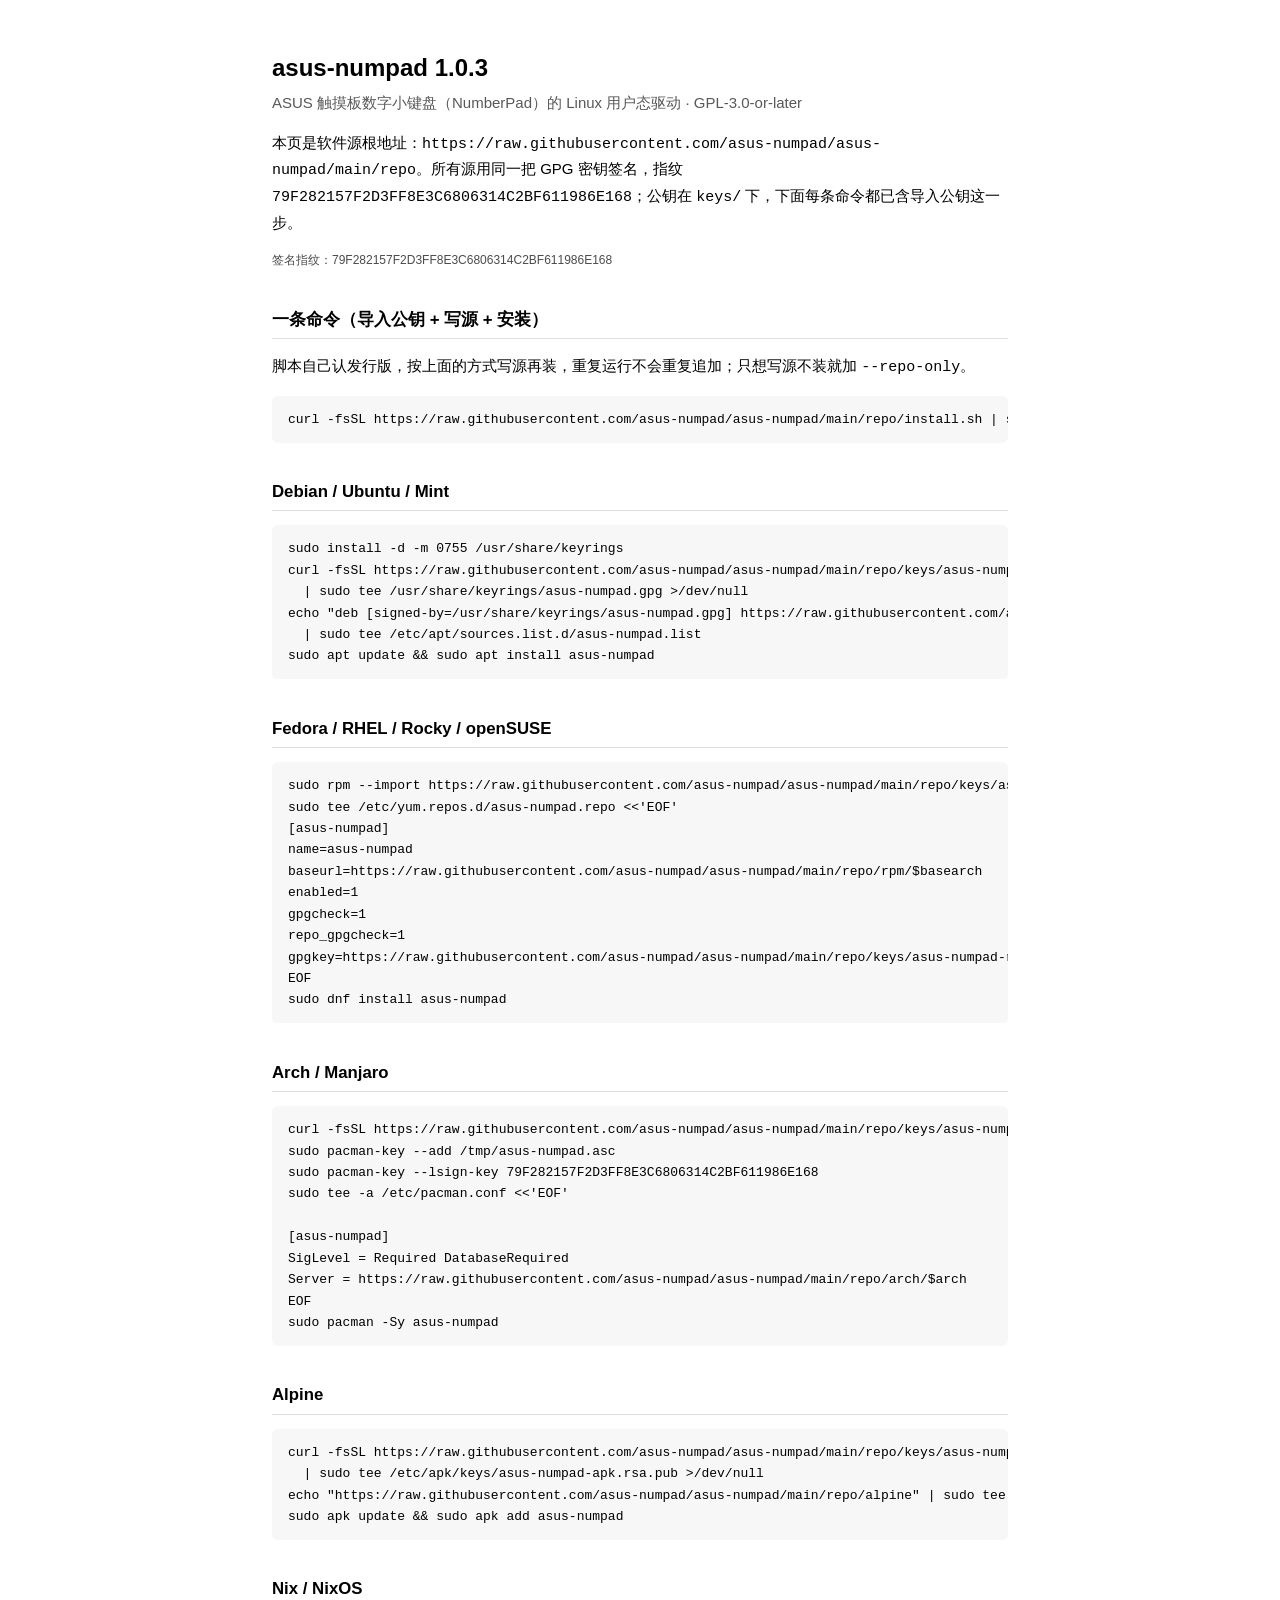
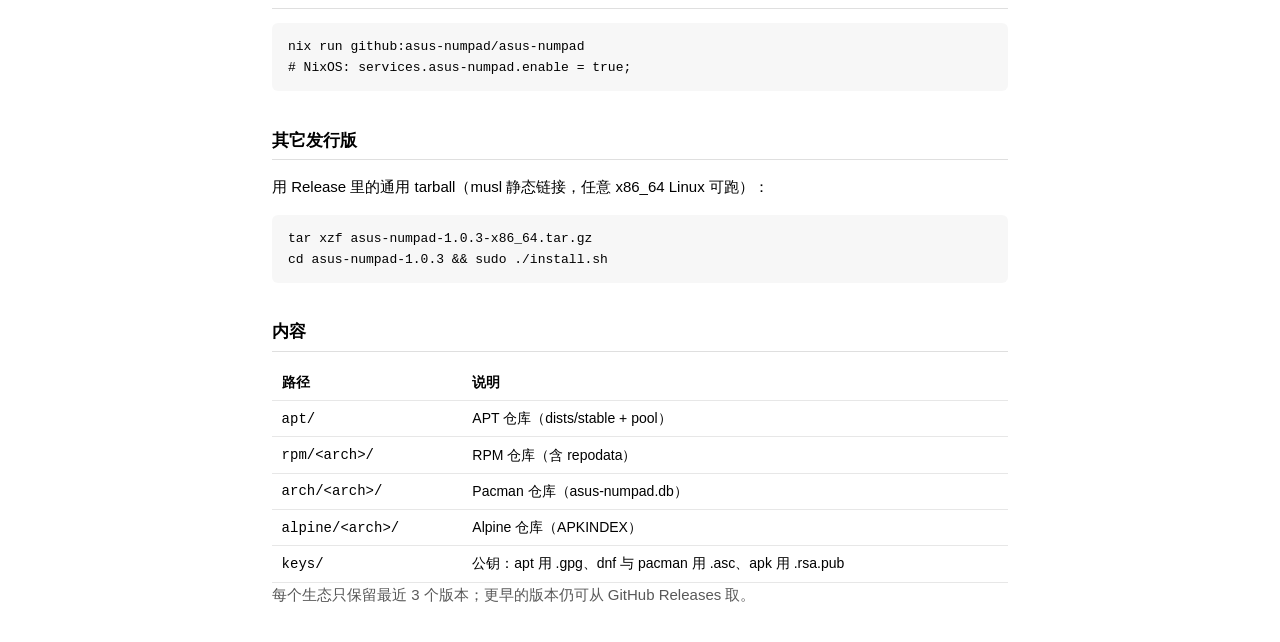
<file: repo/index.html>
<!DOCTYPE html>
<html lang="zh-CN">
<head>
<meta charset="utf-8">
<meta name="viewport" content="width=device-width, initial-scale=1">
<title>asus-numpad 1.0.3 软件源</title>
<style>
  :root { color-scheme: light dark; }
  body { font: 15px/1.65 -apple-system, "Segoe UI", "Noto Sans SC", sans-serif;
         max-width: 46rem; margin: 3rem auto; padding: 0 1.2rem; }
  h1 { font-size: 1.5rem; margin-bottom: .2rem; }
  .sub { opacity: .65; margin-top: 0; }
  h2 { font-size: 1.05rem; margin-top: 2.2rem; border-bottom: 1px solid #8884; padding-bottom: .3rem; }
  pre { background: #8881; padding: .8rem 1rem; border-radius: 6px; overflow-x: auto; font-size: 13px; }
  code { font-family: ui-monospace, SFMono-Regular, Menlo, monospace; }
  table { border-collapse: collapse; width: 100%; font-size: 14px; }
  th, td { text-align: left; padding: .35rem .6rem; border-bottom: 1px solid #8883; }
  .fp { font-size: 12px; word-break: break-all; opacity: .7; }
</style>
</head>
<body>
<h1>asus-numpad 1.0.3</h1>
<p class="sub">ASUS 触摸板数字小键盘（NumberPad）的 Linux 用户态驱动 · GPL-3.0-or-later</p>

<p>本页是软件源根地址：<code>https://raw.githubusercontent.com/asus-numpad/asus-numpad/main/repo</code>。所有源用同一把 GPG 密钥签名，指纹 <code>79F282157F2D3FF8E3C6806314C2BF611986E168</code>；公钥在 <code>keys/</code> 下，下面每条命令都已含导入公钥这一步。</p>
<p class="fp">签名指纹：79F282157F2D3FF8E3C6806314C2BF611986E168</p>

<h2>一条命令（导入公钥 + 写源 + 安装）</h2>
<p>脚本自己认发行版，按上面的方式写源再装，重复运行不会重复追加；只想写源不装就加 <code>--repo-only</code>。</p>
<pre><code>curl -fsSL https://raw.githubusercontent.com/asus-numpad/asus-numpad/main/repo/install.sh | sudo sh</code></pre>

<h2>Debian / Ubuntu / Mint</h2>
<pre><code>sudo install -d -m 0755 /usr/share/keyrings
curl -fsSL https://raw.githubusercontent.com/asus-numpad/asus-numpad/main/repo/keys/asus-numpad-repo.gpg \
  | sudo tee /usr/share/keyrings/asus-numpad.gpg >/dev/null
echo "deb [signed-by=/usr/share/keyrings/asus-numpad.gpg] https://raw.githubusercontent.com/asus-numpad/asus-numpad/main/repo/apt stable main" \
  | sudo tee /etc/apt/sources.list.d/asus-numpad.list
sudo apt update &amp;&amp; sudo apt install asus-numpad</code></pre>

<h2>Fedora / RHEL / Rocky / openSUSE</h2>
<pre><code>sudo rpm --import https://raw.githubusercontent.com/asus-numpad/asus-numpad/main/repo/keys/asus-numpad-repo.asc
sudo tee /etc/yum.repos.d/asus-numpad.repo <<'EOF'
[asus-numpad]
name=asus-numpad
baseurl=https://raw.githubusercontent.com/asus-numpad/asus-numpad/main/repo/rpm/$basearch
enabled=1
gpgcheck=1
repo_gpgcheck=1
gpgkey=https://raw.githubusercontent.com/asus-numpad/asus-numpad/main/repo/keys/asus-numpad-repo.asc
EOF
sudo dnf install asus-numpad</code></pre>

<h2>Arch / Manjaro</h2>
<pre><code>curl -fsSL https://raw.githubusercontent.com/asus-numpad/asus-numpad/main/repo/keys/asus-numpad-repo.asc -o /tmp/asus-numpad.asc
sudo pacman-key --add /tmp/asus-numpad.asc
sudo pacman-key --lsign-key 79F282157F2D3FF8E3C6806314C2BF611986E168
sudo tee -a /etc/pacman.conf <<'EOF'

[asus-numpad]
SigLevel = Required DatabaseRequired
Server = https://raw.githubusercontent.com/asus-numpad/asus-numpad/main/repo/arch/$arch
EOF
sudo pacman -Sy asus-numpad</code></pre>

<h2>Alpine</h2>
<pre><code>curl -fsSL https://raw.githubusercontent.com/asus-numpad/asus-numpad/main/repo/keys/asus-numpad-apk.rsa.pub \
  | sudo tee /etc/apk/keys/asus-numpad-apk.rsa.pub >/dev/null
echo "https://raw.githubusercontent.com/asus-numpad/asus-numpad/main/repo/alpine" | sudo tee -a /etc/apk/repositories
sudo apk update &amp;&amp; sudo apk add asus-numpad</code></pre>

<h2>Nix / NixOS</h2>
<pre><code>nix run github:asus-numpad/asus-numpad
# NixOS: services.asus-numpad.enable = true;</code></pre>

<h2>其它发行版</h2>
<p>用 Release 里的通用 tarball（musl 静态链接，任意 x86_64 Linux 可跑）：</p>
<pre><code>tar xzf asus-numpad-1.0.3-x86_64.tar.gz
cd asus-numpad-1.0.3 &amp;&amp; sudo ./install.sh</code></pre>

<h2>内容</h2>
<table>
<tr><th>路径</th><th>说明</th></tr>
<tr><td><code>apt/</code></td><td>APT 仓库（dists/stable + pool）</td></tr>
<tr><td><code>rpm/&lt;arch&gt;/</code></td><td>RPM 仓库（含 repodata）</td></tr>
<tr><td><code>arch/&lt;arch&gt;/</code></td><td>Pacman 仓库（asus-numpad.db）</td></tr>
<tr><td><code>alpine/&lt;arch&gt;/</code></td><td>Alpine 仓库（APKINDEX）</td></tr>
<tr><td><code>keys/</code></td><td>公钥：apt 用 .gpg、dnf 与 pacman 用 .asc、apk 用 .rsa.pub</td></tr>
</table>
<p class="sub">每个生态只保留最近 3 个版本；更早的版本仍可从 GitHub Releases 取。</p>
</body>
</html>
</file>
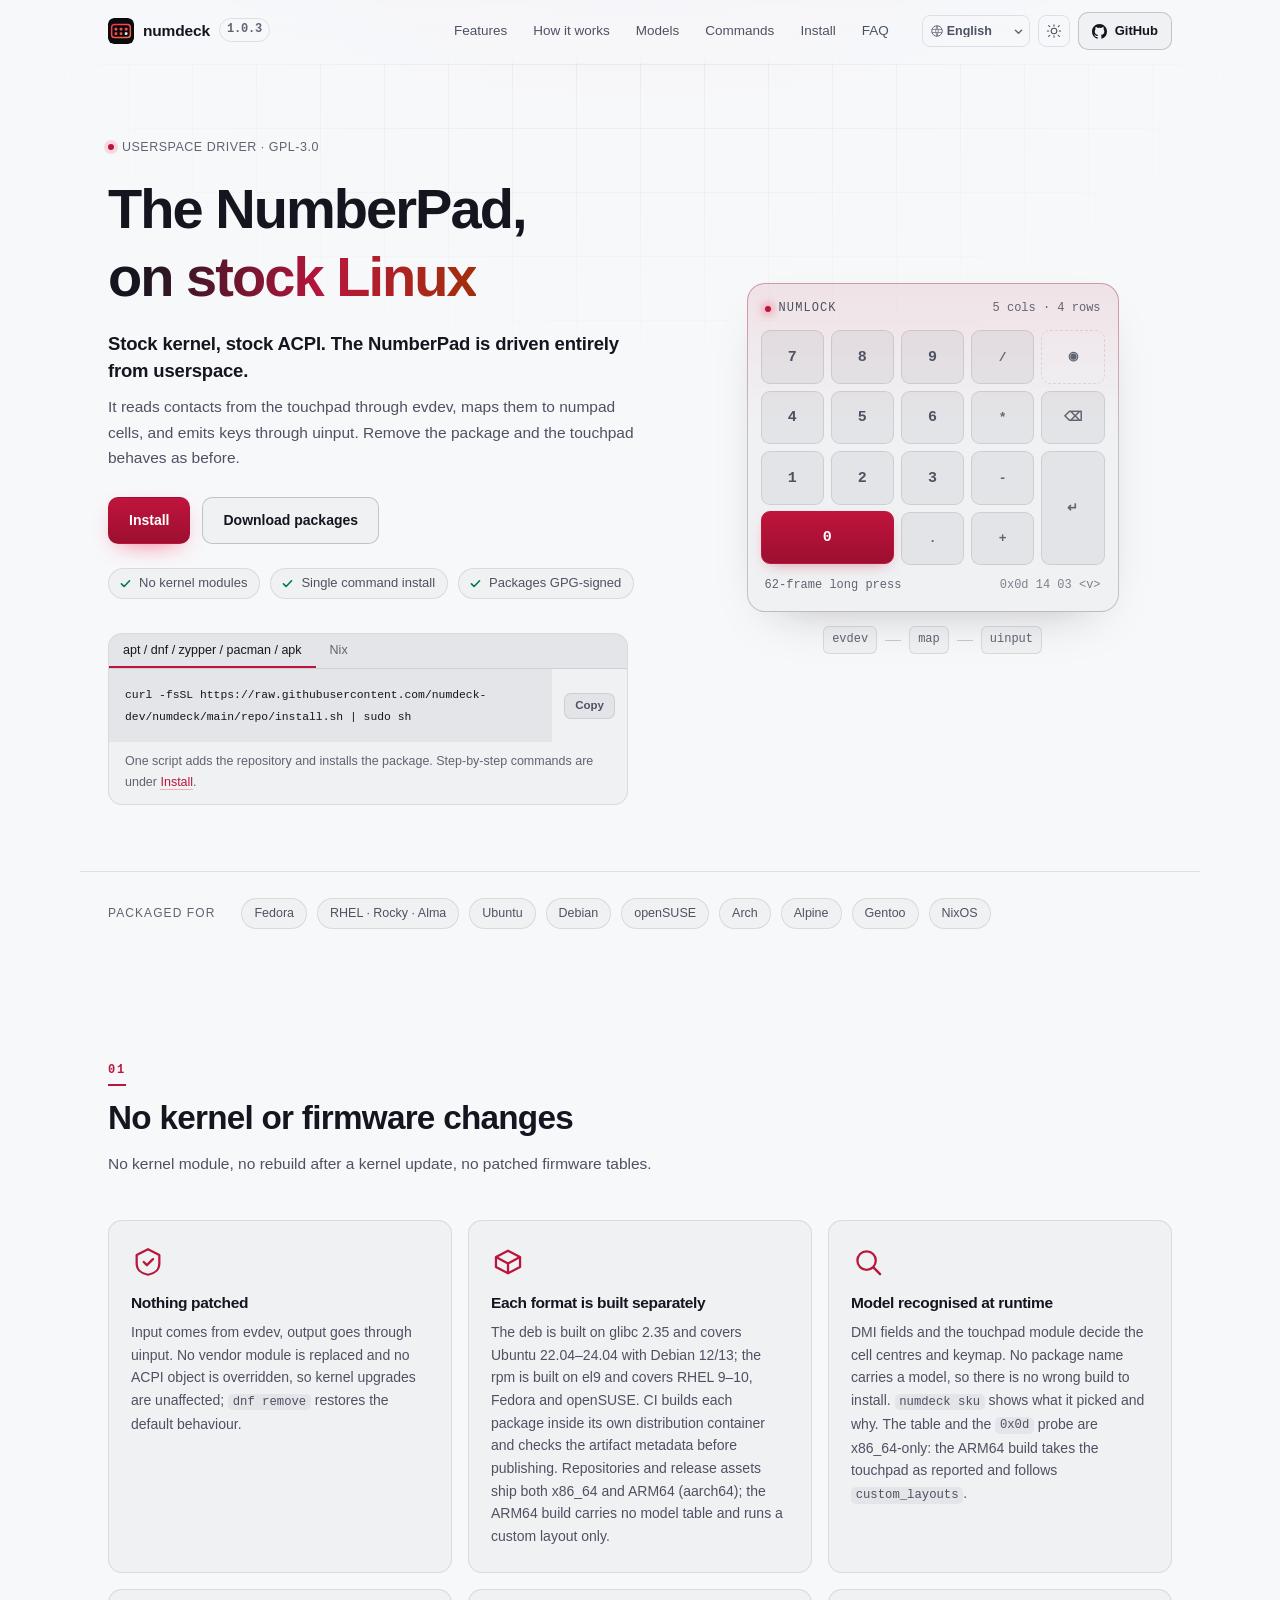
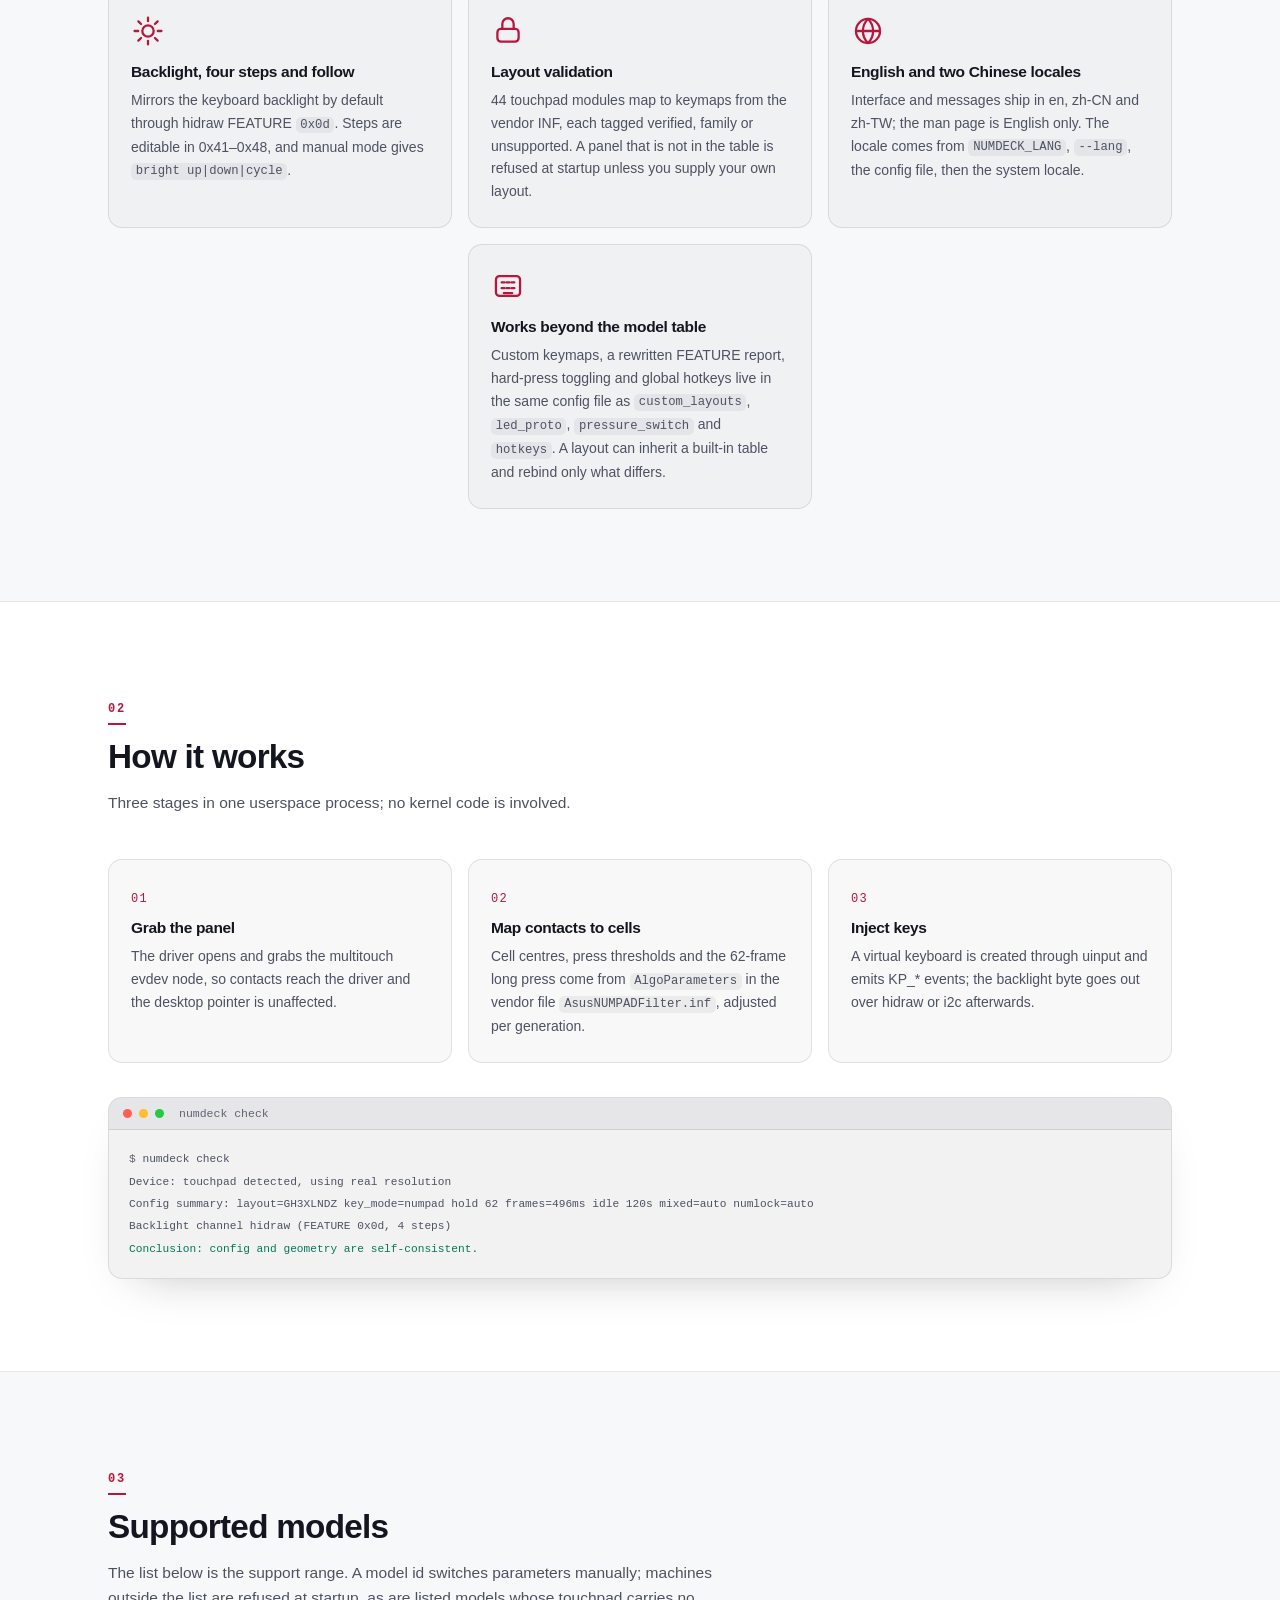
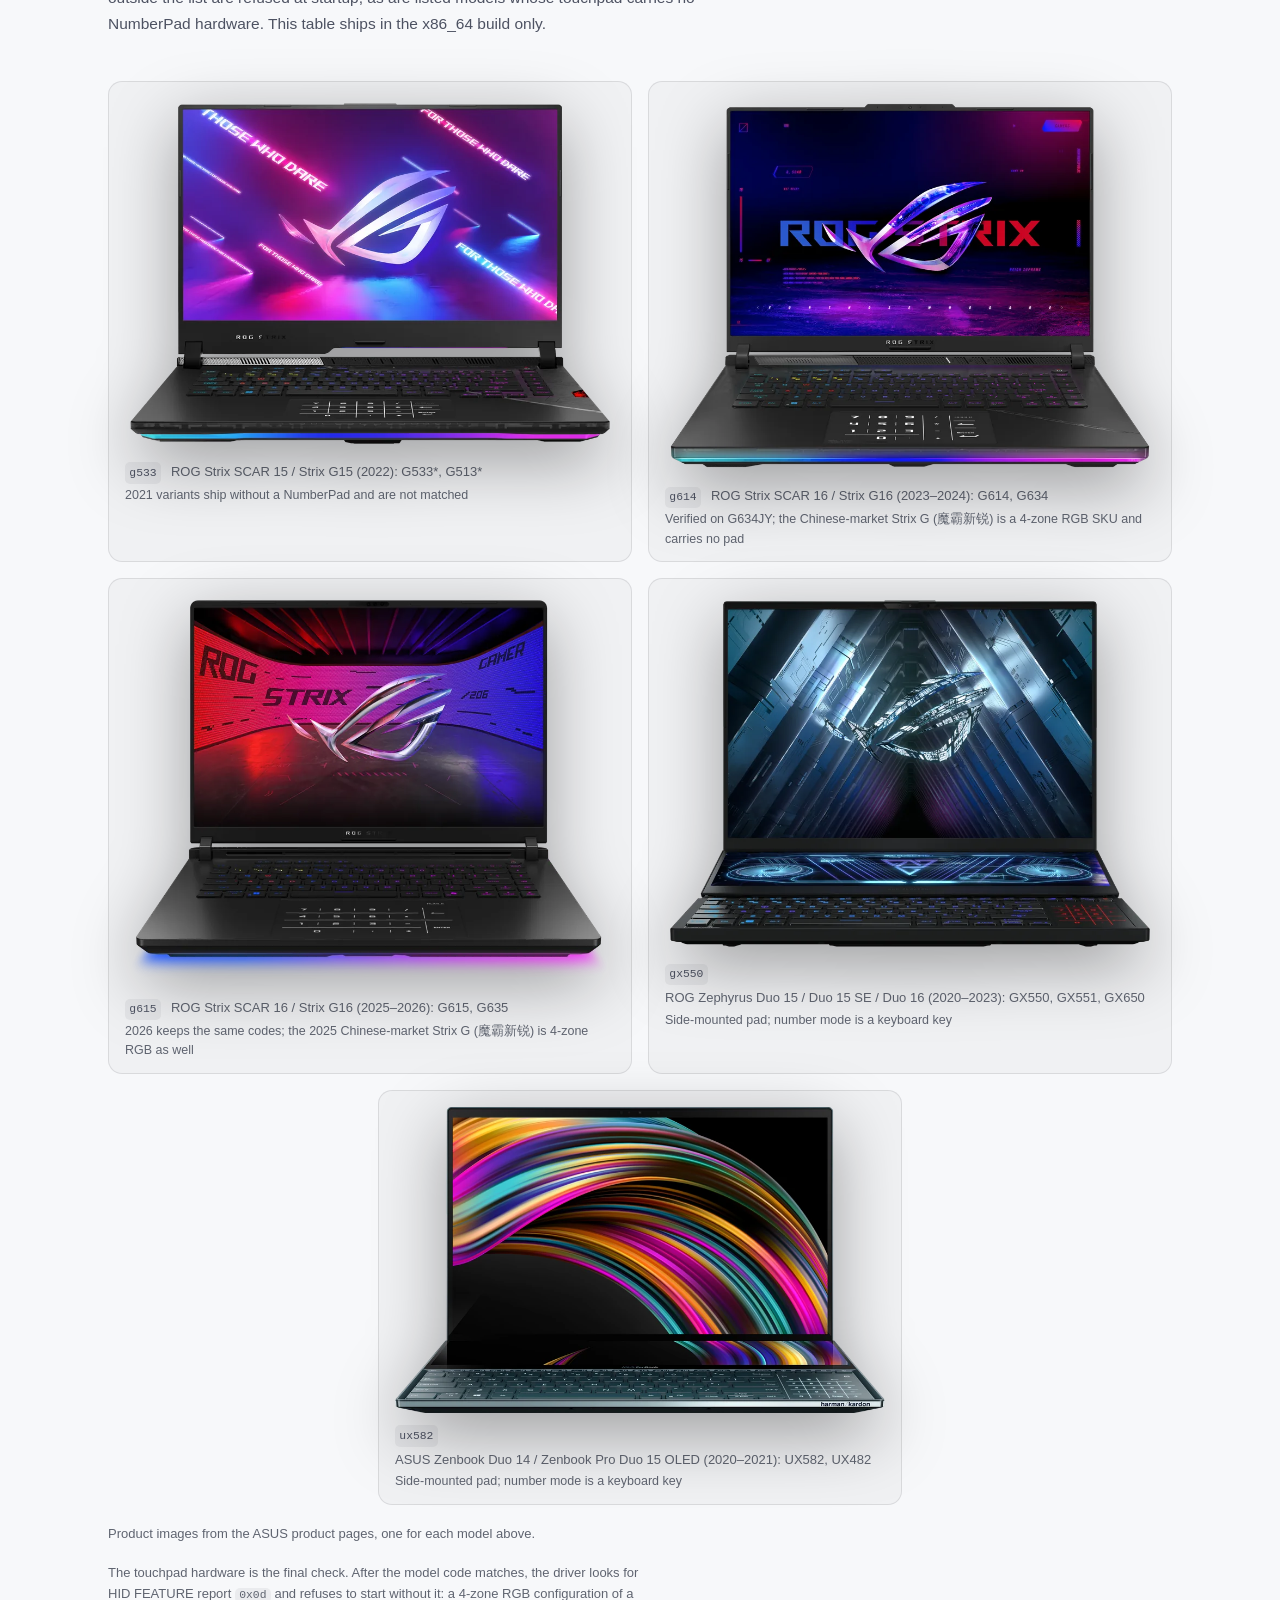
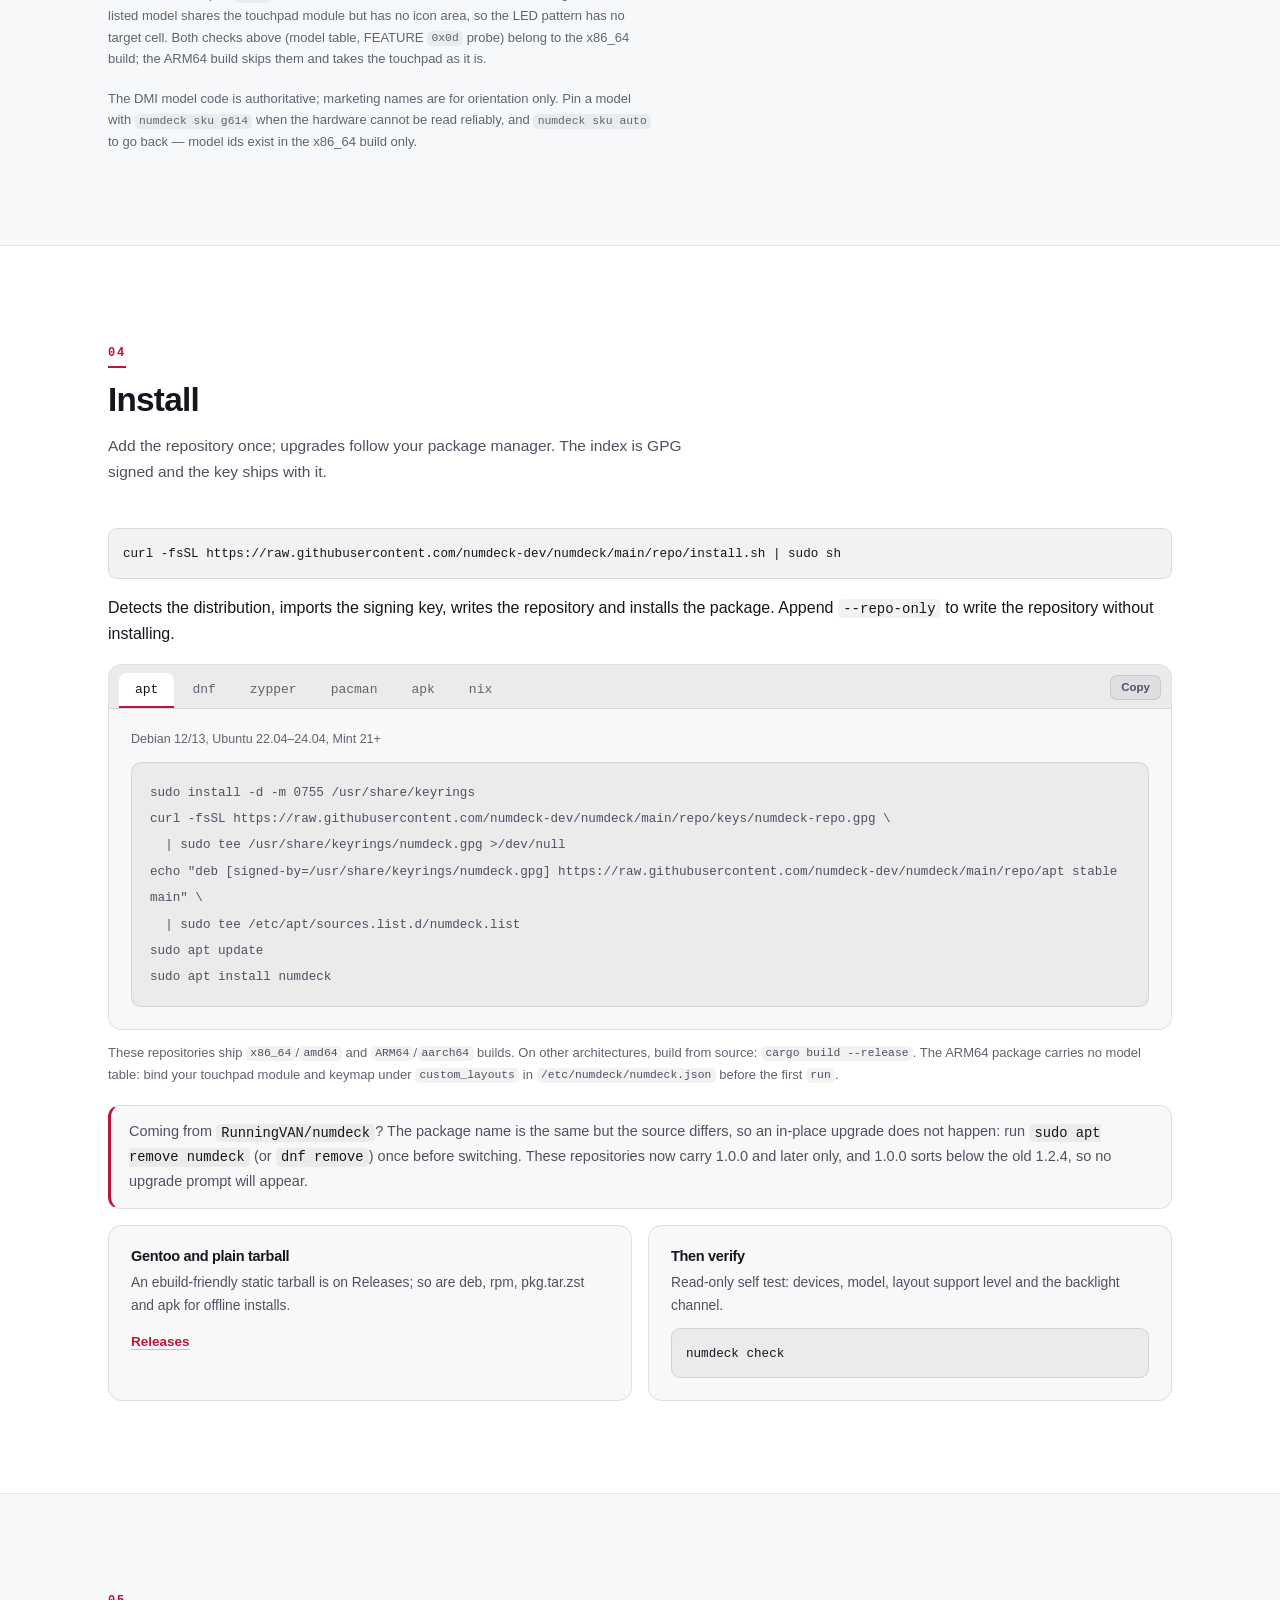
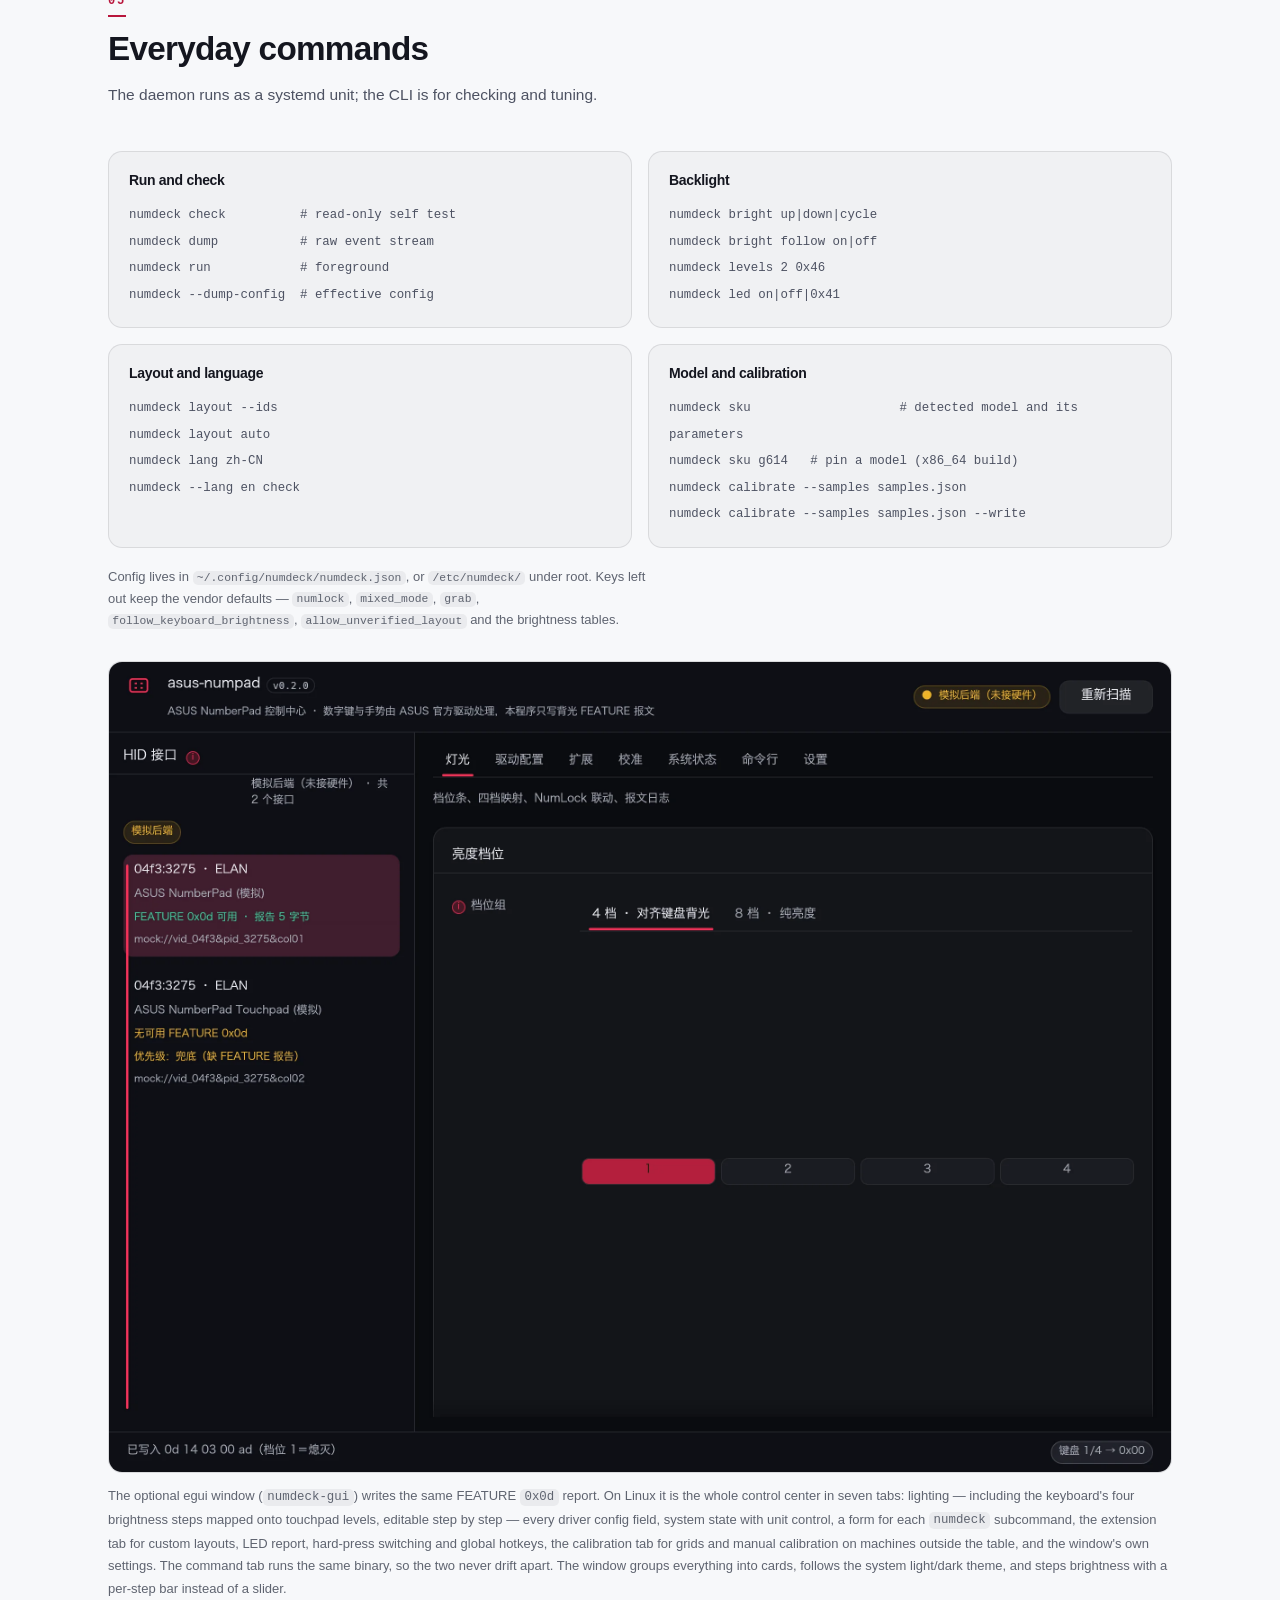
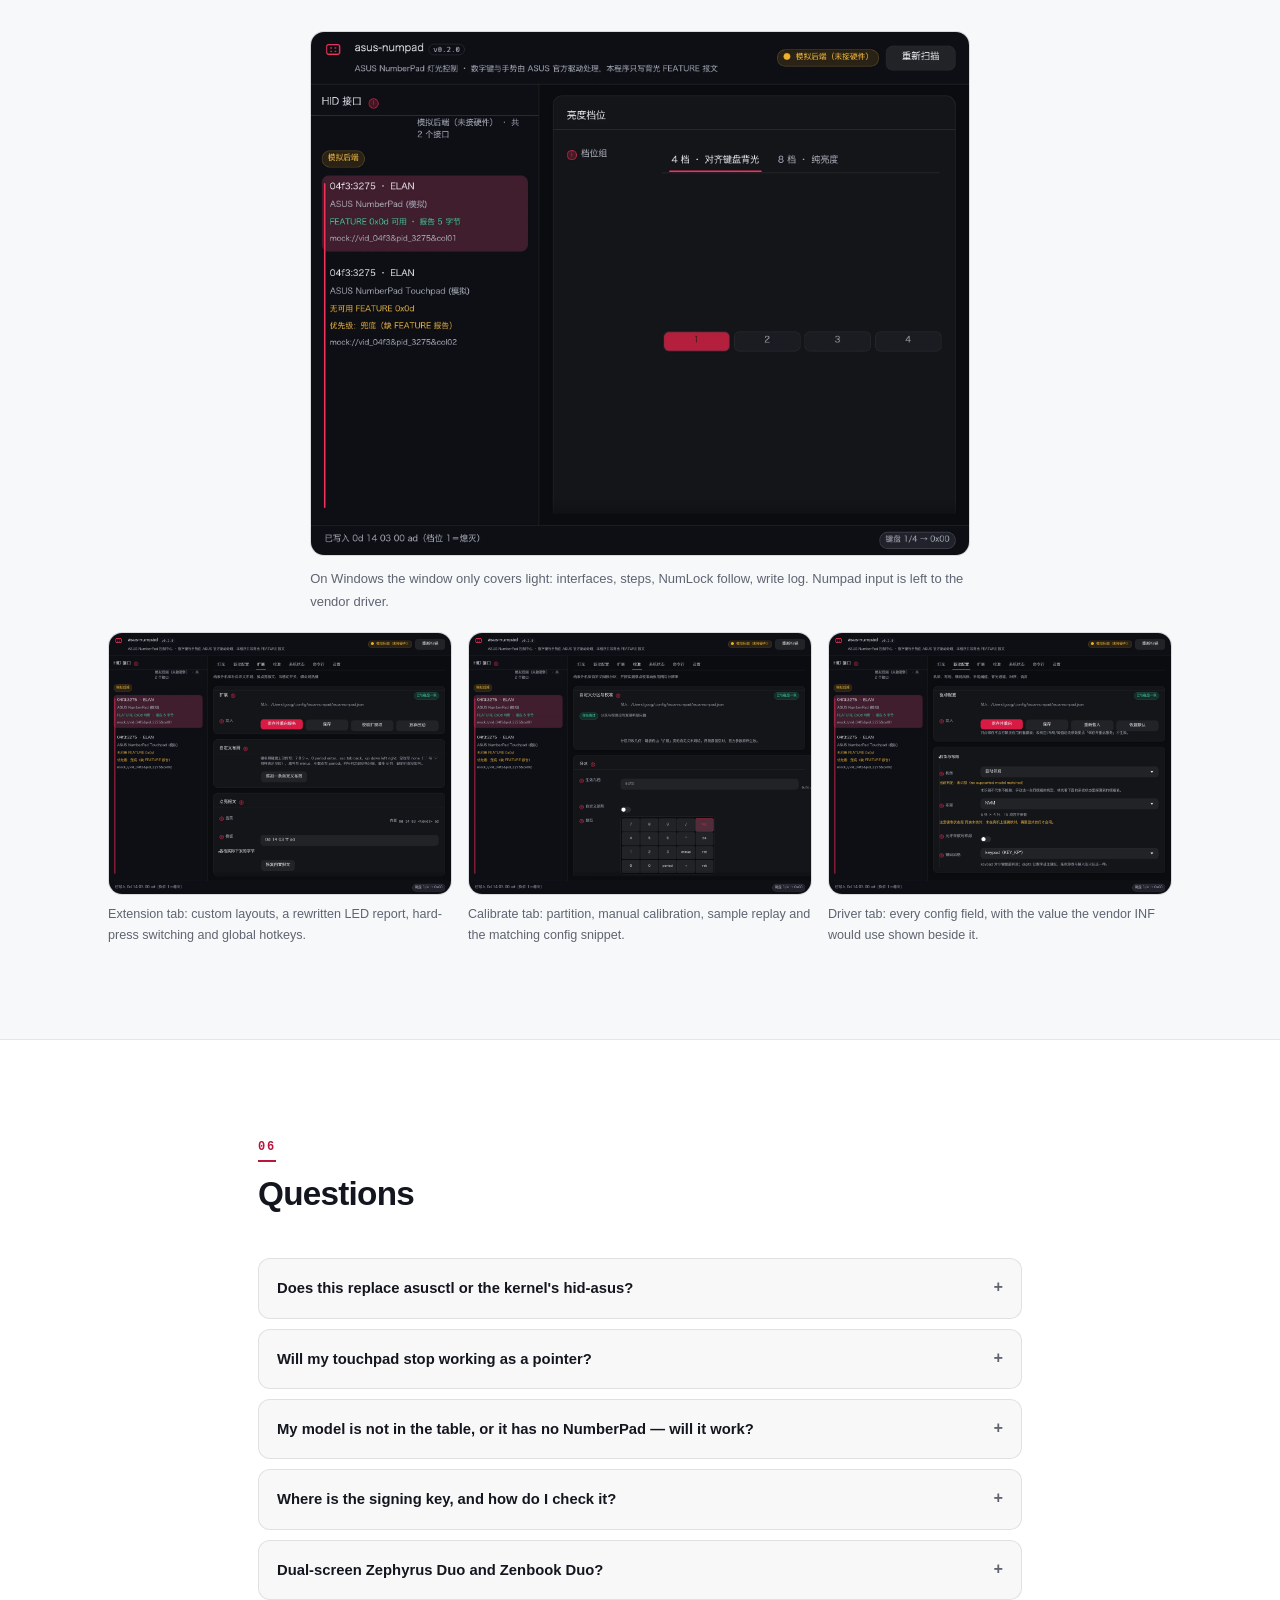
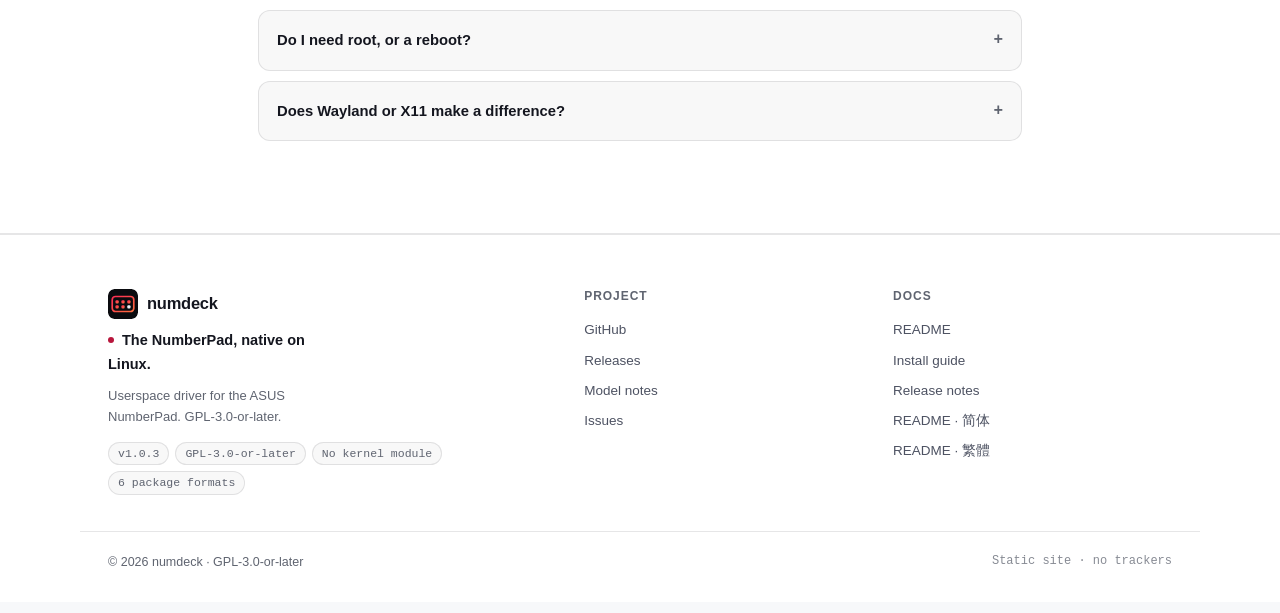
<file: site/index.html>
<!DOCTYPE html>
<html lang="en">
<head>
<meta charset="utf-8">
<meta name="viewport" content="width=device-width, initial-scale=1">
<meta name="color-scheme" content="dark light">
<title>numdeck — NumberPad on Linux</title>
<meta name="description" content="Linux userspace driver for the ASUS NumberPad. No kernel module replaced, no ACPI patched. One package per ecosystem; the x86_64 build detects the model at runtime, the ARM64 build runs a custom layout.">
<link rel="canonical" href="https://numdeck-dev.github.io/">
<meta name="theme-color" content="#0a0b0f" media="(prefers-color-scheme: dark)">
<meta name="theme-color" content="#f7f8fa" media="(prefers-color-scheme: light)">

<!-- brand: icons -->
<link rel="icon" href="favicon.ico" sizes="any">
<link rel="icon" href="assets/favicon.svg" type="image/svg+xml">
<link rel="icon" href="assets/favicon-32.png" sizes="32x32" type="image/png">
<link rel="icon" href="assets/favicon-16.png" sizes="16x16" type="image/png">
<link rel="apple-touch-icon" href="assets/apple-touch-icon.png" sizes="180x180">
<link rel="manifest" href="site.webmanifest">

<!-- brand: social cards -->
<meta property="og:site_name" content="numdeck">
<meta property="og:type" content="website">
<meta property="og:url" content="https://numdeck-dev.github.io/">
<meta property="og:title" content="numdeck — NumberPad on Linux">
<meta property="og:description" content="Userspace driver for the ASUS NumberPad touchpad numpad. One package, any distro, no kernel patch.">
<meta property="og:image" content="https://numdeck-dev.github.io/assets/og.png">
<meta property="og:image:width" content="1200">
<meta property="og:image:height" content="630">
<meta property="og:image:type" content="image/png">
<meta property="og:image:alt" content="numdeck — the ASUS NumberPad, native on Linux">
<meta property="og:locale" content="en_US">
<meta property="og:locale:alternate" content="zh_CN">
<meta property="og:locale:alternate" content="zh_TW">
<meta name="twitter:card" content="summary_large_image">
<meta name="twitter:title" content="numdeck — NumberPad on Linux">
<meta name="twitter:description" content="Stock kernel, stock ACPI. The ASUS NumberPad driven entirely from userspace.">
<meta name="twitter:image" content="https://numdeck-dev.github.io/assets/og.png">

<script type="application/ld+json">
{
  "@context": "https://schema.org",
  "@type": "SoftwareApplication",
  "name": "numdeck",
  "alternateName": "ASUS NumberPad Linux driver",
  "applicationCategory": "UtilitiesApplication",
  "applicationSubCategory": "Driver",
  "operatingSystem": "Linux",
  "url": "https://numdeck-dev.github.io/",
  "sameAs": "https://github.com/numdeck-dev/numdeck",
  "codeRepository": "https://github.com/numdeck-dev/numdeck",
  "downloadUrl": "https://github.com/numdeck-dev/numdeck/releases",
  "softwareVersion": "1.0.3",
  "license": "https://spdx.org/licenses/GPL-3.0-or-later.html",
  "inLanguage": ["en", "zh-Hans", "zh-Hant"],
  "isAccessibleForFree": true,
  "offers": { "@type": "Offer", "price": "0", "priceCurrency": "USD" },
  "description": "Userspace driver for the ASUS NumberPad touchpad numpad. Reads contacts through evdev, emits keys through uinput, requires no kernel module and no ACPI change."
}
</script>
<script>document.documentElement.classList.add('js')</script>
<script>
    /* 首帧前定主题：手动选过就用手动值，没选过跟随系统 */
    (function () {
      var saved = null;
      try { saved = localStorage.getItem("an-theme"); } catch (e) {}
      if (saved !== "light" && saved !== "dark") {
        saved = window.matchMedia("(prefers-color-scheme: dark)").matches ? "dark" : "light";
      }
      document.documentElement.setAttribute("data-theme", saved);
    })();
  </script>
  <link rel="stylesheet" href="assets/style.css">
</head>
<body>

<a class="skip-link" href="#top" data-i18n="a11y.skip">Skip to content</a>

<header class="nav" id="nav">
  <div class="nav-inner">
    <a class="brand" href="#top">
      <span class="brand-mark" aria-hidden="true">
        <img src="assets/logo.svg" alt="" width="26" height="26" decoding="async">
      </span>
      <span class="brand-name">numdeck</span>
      <span class="brand-tag">1.0.3</span>
    </a>
    <nav class="nav-links" aria-label="Main" data-i18n-aria="a11y.nav">
      <a href="#features" data-i18n="nav.features">Features</a>
      <a href="#how" data-i18n="nav.how">How it works</a>
      <a href="#models" data-i18n="nav.models">Models</a>
      <a href="#usage" data-i18n="nav.usage">Commands</a>
      <a href="#install" data-i18n="nav.install">Install</a>
      <a href="#faq" data-i18n="nav.faq">FAQ</a>
    </nav>
    <div class="nav-actions">
      <div class="lang-picker">
        <svg class="lang-ic" viewBox="0 0 24 24" fill="none" aria-hidden="true"><circle cx="12" cy="12" r="9" stroke="currentColor" stroke-width="1.6"/><path d="M3.2 9.3h17.6M3.2 14.7h17.6M12 3.1a18.5 18.5 0 0 1 0 17.8M12 3.1a18.5 18.5 0 0 0 0 17.8" stroke="currentColor" stroke-width="1.2"/></svg>
        <select id="lang-select" class="lang-select" aria-label="Page language" data-i18n-aria="lang.label">
          <option value="en" lang="en">English</option>
          <option value="zh-CN" lang="zh-CN">简体中文</option>
          <option value="zh-TW" lang="zh-TW">繁體中文</option>
        </select>
        <svg class="lang-caret" viewBox="0 0 12 12" fill="none" aria-hidden="true"><path d="m2.6 4.6 3.4 3.4 3.4-3.4" stroke="currentColor" stroke-width="1.5" stroke-linecap="round" stroke-linejoin="round"/></svg>
      </div>
      <button class="icon-btn" id="theme-toggle" type="button" aria-label="Toggle theme" title="Toggle theme">
        <svg class="ic-sun" viewBox="0 0 24 24" fill="none" aria-hidden="true"><circle cx="12" cy="12" r="4.2" stroke="currentColor" stroke-width="1.6"/><path d="M12 2.6v2.2M12 19.2v2.2M4.2 12H2M22 12h-2.2M5.6 5.6 4 4M20 20l-1.6-1.6M18.4 5.6 20 4M4 20l1.6-1.6" stroke="currentColor" stroke-width="1.6" stroke-linecap="round"/></svg>
        <svg class="ic-moon" viewBox="0 0 24 24" fill="none" aria-hidden="true"><path d="M20 14.2A8.2 8.2 0 1 1 9.8 4a6.6 6.6 0 0 0 10.2 10.2Z" stroke="currentColor" stroke-width="1.6" stroke-linejoin="round"/></svg>
      </button>
      <a class="btn btn-ghost btn-sm" href="https://github.com/numdeck-dev/numdeck" target="_blank" rel="noopener">
        <svg viewBox="0 0 16 16" fill="currentColor" aria-hidden="true"><path d="M8 0C3.58 0 0 3.58 0 8a8 8 0 0 0 5.47 7.6c.4.07.55-.17.55-.38l-.01-1.34c-2.22.48-2.69-1.07-2.69-1.07-.37-.93-.9-1.18-.9-1.18-.73-.5.06-.49.06-.49.81.06 1.24.83 1.24.83.72 1.23 1.88.87 2.34.67.07-.52.28-.87.51-1.07-1.78-.2-3.64-.89-3.64-3.95 0-.87.31-1.59.82-2.15-.08-.2-.36-1.02.08-2.12 0 0 .67-.21 2.2.82a7.6 7.6 0 0 1 4 0c1.53-1.03 2.2-.82 2.2-.82.44 1.1.16 1.92.08 2.12.51.56.82 1.28.82 2.15 0 3.07-1.87 3.75-3.65 3.95.29.25.54.73.54 1.48l-.01 2.19c0 .21.15.46.55.38A8 8 0 0 0 16 8c0-4.42-3.58-8-8-8Z"/></svg>
        GitHub
      </a>
    </div>
  </div>
</header>

<main id="top">

  <!-- ============ HERO ============ -->
  <section class="hero">
    <div class="hero-glow" aria-hidden="true"></div>
    <div class="wrap hero-grid">
      <div class="hero-copy">
        <p class="eyebrow"><span class="dot"></span><span data-i18n="hero.eyebrow">Userspace driver · GPL-3.0</span></p>
        <h1>
          <span data-i18n="hero.title1">The NumberPad,</span><br>
          <span class="grad" data-i18n="hero.title2">on stock Linux</span>
        </h1>
        <p class="lede">
          <strong class="lede-lead" data-i18n="hero.ledeLead">Stock kernel, stock ACPI. The NumberPad is driven entirely from userspace.</strong>
          <span class="lede-sub" data-i18n="hero.lede">It reads contacts from the touchpad through evdev, maps them to numpad cells, and emits keys through uinput. Remove the package and the touchpad behaves as before.</span>
        </p>
        <div class="hero-actions">
          <a class="btn btn-primary" href="#install" data-i18n="hero.cta1">Install</a>
          <a class="btn btn-ghost" href="https://github.com/numdeck-dev/numdeck/releases" target="_blank" rel="noopener" data-i18n="hero.cta2">Download packages</a>
        </div>
        <ul class="hero-facts">
          <li><svg viewBox="0 0 16 16" fill="none" aria-hidden="true"><path d="m3 8.4 3.3 3.3L13 4.6" stroke="currentColor" stroke-width="2" stroke-linecap="round" stroke-linejoin="round"/></svg><span data-i18n="hero.fact1">No kernel modules</span></li>
          <li><svg viewBox="0 0 16 16" fill="none" aria-hidden="true"><path d="m3 8.4 3.3 3.3L13 4.6" stroke="currentColor" stroke-width="2" stroke-linecap="round" stroke-linejoin="round"/></svg><span data-i18n="hero.fact2">Single command install</span></li>
          <li><svg viewBox="0 0 16 16" fill="none" aria-hidden="true"><path d="m3 8.4 3.3 3.3L13 4.6" stroke="currentColor" stroke-width="2" stroke-linecap="round" stroke-linejoin="round"/></svg><span data-i18n="hero.fact3">Packages GPG-signed</span></li>
        </ul>
        <div class="quick-cmd" role="group" aria-label="Quick install" data-i18n-aria="a11y.quick">
          <div class="quick-tabs">
            <button class="qtab active" type="button" aria-pressed="true" data-qt="sh">apt / dnf / zypper / pacman / apk</button>
            <button class="qtab" type="button" aria-pressed="false" data-qt="nix">Nix</button>
          </div>
          <div class="quick-body">
            <pre class="qcode" role="group" aria-label="Install command" data-i18n-aria="a11y.code" data-qt-body="sh"><code>curl -fsSL https://raw.githubusercontent.com/numdeck-dev/numdeck/main/repo/install.sh | sudo sh</code></pre>
            <pre class="qcode hidden" role="group" aria-label="Install command" data-i18n-aria="a11y.code" data-qt-body="nix"><code>nix run github:numdeck-dev/numdeck</code></pre>
            <button class="copy-btn" type="button" aria-label="Copy" data-i18n-aria="copy"><span data-i18n="copy">Copy</span></button>
          </div>
          <p class="quick-note" data-i18n="hero.note">One script adds the repository and installs the package. Step-by-step commands are under <a href="#install">Install</a>.</p>
        </div>
      </div>

      <div class="hero-visual" aria-hidden="true">
        <div class="pad">
          <div class="pad-head">
            <span class="pad-led"></span>
            <span class="pad-title">NumLock</span>
            <span class="pad-cells">5 cols · 4 rows</span>
          </div>
          <div class="pad-grid" id="pad-grid"></div>
          <div class="pad-foot">
            <span>62-frame long press</span>
            <span class="pad-proto">0x0d 14 03 &lt;v&gt;</span>
          </div>
        </div>
        <div class="chain">
          <span class="chip">evdev</span><i></i><span class="chip">map</span><i></i><span class="chip">uinput</span>
        </div>
      </div>
    </div>

    <div class="wrap distro-strip">
      <span class="strip-label" data-i18n="strip.label">Packaged for</span>
      <div class="distros">
        <span>Fedora</span><span>RHEL · Rocky · Alma</span><span>Ubuntu</span><span>Debian</span><span>openSUSE</span><span>Arch</span><span>Alpine</span><span>Gentoo</span><span>NixOS</span>
      </div>
    </div>
  </section>

  <!-- ============ FEATURES ============ -->
  <section class="section" id="features">
    <div class="wrap">
      <header class="sec-head reveal">
        <span class="sec-kicker" aria-hidden="true">01</span>
        <h2 data-i18n="feat.title">No kernel or firmware changes</h2>
        <p data-i18n="feat.sub">No kernel module, no rebuild after a kernel update, no patched firmware tables.</p>
      </header>
      <div class="cards">
        <article class="card reveal">
          <div class="card-ic"><svg viewBox="0 0 24 24" fill="none"><path d="M12 3 4 7v6c0 4.4 3.4 7.3 8 8 4.6-.7 8-3.6 8-8V7l-8-4Z" stroke="currentColor" stroke-width="1.6" stroke-linejoin="round"/><path d="m9 12 2.2 2.2L15.5 10" stroke="currentColor" stroke-width="1.7" stroke-linecap="round" stroke-linejoin="round"/></svg></div>
          <h3 data-i18n="feat.1.t">Nothing patched</h3>
          <p data-i18n="feat.1.d">Input comes from evdev, output goes through uinput. No vendor module is replaced and no ACPI object is overridden, so kernel upgrades are unaffected; <code>dnf remove</code> restores the default behaviour.</p>
        </article>
        <article class="card reveal">
          <div class="card-ic"><svg viewBox="0 0 24 24" fill="none"><path d="M3.5 8.5 12 4l8.5 4.5v7L12 20l-8.5-4.5v-7Z" stroke="currentColor" stroke-width="1.6" stroke-linejoin="round"/><path d="M3.5 8.5 12 13l8.5-4.5M12 13v7" stroke="currentColor" stroke-width="1.6" stroke-linejoin="round"/></svg></div>
          <h3 data-i18n="feat.2.t">Each format is built separately</h3>
          <p data-i18n="feat.2.d">The deb is built on glibc 2.35 and covers Ubuntu 22.04–24.04 with Debian 12/13; the rpm is built on el9 and covers RHEL 9–10, Fedora and openSUSE. CI builds each package inside its own distribution container and checks the artifact metadata before publishing. Repositories and release assets ship both x86_64 and ARM64 (aarch64); the ARM64 build carries no model table and runs a custom layout only.</p>
        </article>
        <article class="card reveal">
          <div class="card-ic"><svg viewBox="0 0 24 24" fill="none"><circle cx="11" cy="11" r="6.5" stroke="currentColor" stroke-width="1.6"/><path d="m16 16 4.5 4.5" stroke="currentColor" stroke-width="1.7" stroke-linecap="round"/></svg></div>
          <h3 data-i18n="feat.3.t">Model recognised at runtime</h3>
          <p data-i18n="feat.3.d">DMI fields and the touchpad module decide the cell centres and keymap. No package name carries a model, so there is no wrong build to install. <code>numdeck sku</code> shows what it picked and why. The table and the <code>0x0d</code> probe are x86_64-only:
            the ARM64 build takes the touchpad as reported and follows <code>custom_layouts</code>.</p>
        </article>
        <article class="card reveal">
          <div class="card-ic"><svg viewBox="0 0 24 24" fill="none"><circle cx="12" cy="12" r="4" stroke="currentColor" stroke-width="1.6"/><path d="M12 2.5v2.6M12 18.9v2.6M2.5 12h2.6M18.9 12h2.6M5.2 5.2l1.9 1.9M16.9 16.9l1.9 1.9M18.8 5.2l-1.9 1.9M7.1 16.9l-1.9 1.9" stroke="currentColor" stroke-width="1.6" stroke-linecap="round"/></svg></div>
          <h3 data-i18n="feat.4.t">Backlight, four steps and follow</h3>
          <p data-i18n="feat.4.d">Mirrors the keyboard backlight by default through hidraw FEATURE <code>0x0d</code>. Steps are editable in 0x41–0x48, and manual mode gives <code>bright up|down|cycle</code>.</p>
        </article>
        <article class="card reveal">
          <div class="card-ic"><svg viewBox="0 0 24 24" fill="none"><rect x="4.5" y="10.5" width="15" height="9" rx="2.5" stroke="currentColor" stroke-width="1.6"/><path d="M8 10.5V7a4 4 0 0 1 8 0v3.5" stroke="currentColor" stroke-width="1.6" stroke-linecap="round"/></svg></div>
          <h3 data-i18n="feat.5.t">Layout validation</h3>
          <p data-i18n="feat.5.d">44 touchpad modules map to keymaps from the vendor INF, each tagged verified, family or unsupported. A panel that is not in the table is refused at startup unless you supply your own layout.</p>
        </article>
        <article class="card reveal">
          <div class="card-ic"><svg viewBox="0 0 24 24" fill="none"><circle cx="12" cy="12" r="8.5" stroke="currentColor" stroke-width="1.6"/><path d="M3.5 12h17M12 3.5c2.4 2.3 3.6 5.3 3.6 8.5s-1.2 6.2-3.6 8.5c-2.4-2.3-3.6-5.3-3.6-8.5S9.6 5.8 12 3.5Z" stroke="currentColor" stroke-width="1.6" stroke-linejoin="round"/></svg></div>
          <h3 data-i18n="feat.6.t">English and two Chinese locales</h3>
          <p data-i18n="feat.6.d">Interface and messages ship in en, zh-CN and zh-TW; the man page is English only. The locale comes from <code>NUMDECK_LANG</code>, <code>--lang</code>, the config file, then the system locale.</p>
        </article>
        <article class="card reveal">
          <div class="card-ic"><svg viewBox="0 0 24 24" fill="none"><rect x="3.5" y="5" width="17" height="14" rx="2.5" stroke="currentColor" stroke-width="1.6"/><path d="M7.5 9.5h2M11 9.5h2M14.5 9.5h2M7.5 13.5h2M11 13.5h2M14.5 13.5h2M9 17h6" stroke="currentColor" stroke-width="1.6" stroke-linecap="round"/></svg></div>
          <h3 data-i18n="feat.7.t">Works beyond the model table</h3>
          <p data-i18n="feat.7.d">Custom keymaps, a rewritten FEATURE report, hard-press toggling and global hotkeys live in the same config file as <code>custom_layouts</code>, <code>led_proto</code>, <code>pressure_switch</code> and <code>hotkeys</code>. A layout can inherit a built-in table and rebind only what differs.</p>
        </article>
      </div>
    </div>
  </section>

  <!-- ============ HOW ============ -->
  <section class="section alt" id="how">
    <div class="wrap">
      <header class="sec-head reveal">
        <span class="sec-kicker" aria-hidden="true">02</span>
        <h2 data-i18n="how.title">How it works</h2>
        <p data-i18n="how.sub">Three stages in one userspace process; no kernel code is involved.</p>
      </header>
      <ol class="steps">
        <li class="reveal">
          <span class="step-n">01</span>
          <h3 data-i18n="how.1.t">Grab the panel</h3>
          <p data-i18n="how.1.d">The driver opens and grabs the multitouch evdev node, so contacts reach the driver and the desktop pointer is unaffected.</p>
        </li>
        <li class="reveal">
          <span class="step-n">02</span>
          <h3 data-i18n="how.2.t">Map contacts to cells</h3>
          <p data-i18n="how.2.d">Cell centres, press thresholds and the 62-frame long press come from <code>AlgoParameters</code> in the vendor file <code>AsusNUMPADFilter.inf</code>, adjusted per generation.</p>
        </li>
        <li class="reveal">
          <span class="step-n">03</span>
          <h3 data-i18n="how.3.t">Inject keys</h3>
          <p data-i18n="how.3.d">A virtual keyboard is created through uinput and emits KP_* events; the backlight byte goes out over hidraw or i2c afterwards.</p>
        </li>
      </ol>
      <div class="term reveal">
        <div class="term-bar"><span></span><span></span><span></span><em>numdeck check</em></div>
        <pre><code><span class="t-dim">$</span> numdeck check
Device: touchpad detected, using real resolution
Config summary: layout=GH3XLNDZ key_mode=numpad hold 62 frames=496ms idle 120s mixed=auto numlock=auto
Backlight channel hidraw (FEATURE 0x0d, 4 steps)
<span class="t-ok">Conclusion: config and geometry are self-consistent.</span></code></pre>
      </div>
    </div>
  </section>

  <!-- ============ MODELS ============ -->
  <section class="section" id="models">
    <div class="wrap">
      <header class="sec-head reveal">
        <span class="sec-kicker" aria-hidden="true">03</span>
        <h2 data-i18n="models.title">Supported models</h2>
        <p data-i18n="models.sub">The list below is the support range. A model id switches parameters manually; machines outside the list are refused at startup, as are listed models whose touchpad carries no NumberPad hardware. This table ships in the x86_64 build only.</p>
      </header>
      <div class="model-shots reveal">
        <figure>
          <img src="assets/models/g533.webp" alt="ROG Strix SCAR 15 / G15 (2022)" width="900" height="645" loading="lazy" decoding="async">
          <figcaption>
            <code>g533</code><span data-i18n="models.m533">ROG Strix SCAR 15 / Strix G15 (2022): G533*, G513*</span>
            <em data-i18n="models.n533">2021 variants ship without a NumberPad and are not matched</em>
          </figcaption>
        </figure>
        <figure>
          <img src="assets/models/g614.webp" alt="ROG Strix SCAR 16 / G16 (2023)" width="900" height="690" loading="lazy" decoding="async">
          <figcaption>
            <code>g614</code><span data-i18n="models.m614">ROG Strix SCAR 16 / Strix G16 (2023–2024): G614, G634</span>
            <em data-i18n="models.n614">Verified on G634JY; the Chinese-market Strix G (魔霸新锐) is a 4-zone RGB SKU and carries no pad</em>
          </figcaption>
        </figure>
        <figure>
          <img src="assets/models/g615.webp" alt="ROG Strix SCAR 16 (2025)" width="900" height="716" loading="lazy" decoding="async">
          <figcaption>
            <code>g615</code><span data-i18n="models.m615">ROG Strix SCAR 16 / Strix G16 (2025–2026): G615, G635</span>
            <em data-i18n="models.n615">2026 keeps the same codes; the 2025 Chinese-market Strix G (魔霸新锐) is 4-zone RGB as well</em>
          </figcaption>
        </figure>
        <figure>
          <img src="assets/models/gx550.webp" alt="ROG Zephyrus Duo 16 (GX650)" width="900" height="655" loading="lazy" decoding="async">
          <figcaption>
            <code>gx550</code><span data-i18n="models.mgx">ROG Zephyrus Duo 15 / Duo 15 SE / Duo 16 (2020–2023): GX550, GX551, GX650</span>
            <em data-i18n="models.ngx">Side-mounted pad; number mode is a keyboard key</em>
          </figcaption>
        </figure>
        <figure>
          <img src="assets/models/ux582.webp" alt="ASUS Zenbook Duo (UX582 / UX482)" width="900" height="563" loading="lazy" decoding="async">
          <figcaption>
            <code>ux582</code><span data-i18n="models.mux">ASUS Zenbook Duo 14 / Zenbook Pro Duo 15 OLED (2020–2021): UX582, UX482</span>
            <em data-i18n="models.nux">Side-mounted pad; number mode is a keyboard key</em>
          </figcaption>
        </figure>
      </div>
      <p class="fine reveal" data-i18n="models.shots">Product images from the ASUS product pages, one for each model above.</p>
      <p class="fine reveal" data-i18n="models.gate">
        The touchpad hardware is the final check. After the model code matches, the driver looks for HID FEATURE
        report <code>0x0d</code> and refuses to start without it: a 4-zone RGB configuration of a listed
        model shares the touchpad module but has no icon area, so the LED pattern has no target cell. Both checks above (model table, FEATURE <code>0x0d</code> probe) belong to the
        x86_64 build; the ARM64 build skips them and takes the touchpad as it is.
      </p>
      <p class="fine reveal" data-i18n="models.fine">
        The DMI model code is authoritative; marketing names are for orientation only. Pin a model with
        <code>numdeck sku g614</code> when the hardware cannot be read reliably, and <code>numdeck sku auto</code> to go back —
        model ids exist in the x86_64 build only.
      </p>
    </div>
  </section>

  <!-- ============ INSTALL ============ -->
  <section class="section alt" id="install">
    <div class="wrap">
      <header class="sec-head reveal">
        <span class="sec-kicker" aria-hidden="true">04</span>
        <h2 data-i18n="inst.title">Install</h2>
        <p data-i18n="inst.sub">Add the repository once; upgrades follow your package manager. The index is GPG signed and the key ships with it.</p>
      </header>

      <div class="oneline reveal">
        <pre class="mini"><code>curl -fsSL https://raw.githubusercontent.com/numdeck-dev/numdeck/main/repo/install.sh | sudo sh</code></pre>
        <p data-i18n="inst.oneline.n">Detects the distribution, imports the signing key, writes the repository and installs the package. Append <code>--repo-only</code> to write the repository without installing.</p>
      </div>

      <div class="install reveal">
        <div class="install-head">
          <div class="tabs" role="tablist">
            <button type="button" class="tab active" role="tab" id="tab-apt" aria-selected="true" aria-controls="pane-apt" data-tab="apt">apt</button>
            <button type="button" class="tab" role="tab" id="tab-dnf" aria-selected="false" aria-controls="pane-dnf" data-tab="dnf">dnf</button>
            <button type="button" class="tab" role="tab" id="tab-zypper" aria-selected="false" aria-controls="pane-zypper" data-tab="zypper">zypper</button>
            <button type="button" class="tab" role="tab" id="tab-pacman" aria-selected="false" aria-controls="pane-pacman" data-tab="pacman">pacman</button>
            <button type="button" class="tab" role="tab" id="tab-apk" aria-selected="false" aria-controls="pane-apk" data-tab="apk">apk</button>
            <button type="button" class="tab" role="tab" id="tab-nix" aria-selected="false" aria-controls="pane-nix" data-tab="nix">nix</button>
          </div>
          <button class="copy-btn copy-pane" type="button" aria-label="Copy current command" data-i18n-aria="copy.pane"><span data-i18n="copy">Copy</span></button>
        </div>

        <div class="pane" role="tabpanel" id="pane-apt" aria-labelledby="tab-apt" data-pane="apt">
          <p class="pane-note" data-i18n="inst.apt.n">Debian 12/13, Ubuntu 22.04–24.04, Mint 21+</p>
          <pre><code>sudo install -d -m 0755 /usr/share/keyrings
curl -fsSL https://raw.githubusercontent.com/numdeck-dev/numdeck/main/repo/keys/numdeck-repo.gpg \
  | sudo tee /usr/share/keyrings/numdeck.gpg &gt;/dev/null
echo "deb [signed-by=/usr/share/keyrings/numdeck.gpg] https://raw.githubusercontent.com/numdeck-dev/numdeck/main/repo/apt stable main" \
  | sudo tee /etc/apt/sources.list.d/numdeck.list
sudo apt update
sudo apt install numdeck</code></pre>
        </div>

        <div class="pane hidden" role="tabpanel" id="pane-dnf" aria-labelledby="tab-dnf" data-pane="dnf">
          <p class="pane-note" data-i18n="inst.dnf.n">Fedora, RHEL / Rocky / Alma 9–10</p>
          <pre><code>sudo rpm --import https://raw.githubusercontent.com/numdeck-dev/numdeck/main/repo/keys/numdeck-repo.asc
sudo tee /etc/yum.repos.d/numdeck.repo &gt;/dev/null &lt;&lt;'EOF'
[numdeck]
name=numdeck
baseurl=https://raw.githubusercontent.com/numdeck-dev/numdeck/main/repo/rpm/$basearch
enabled=1
gpgcheck=1
repo_gpgcheck=1
gpgkey=https://raw.githubusercontent.com/numdeck-dev/numdeck/main/repo/keys/numdeck-repo.asc
EOF
sudo dnf install numdeck</code></pre>
        </div>

        <div class="pane hidden" role="tabpanel" id="pane-zypper" aria-labelledby="tab-zypper" data-pane="zypper">
          <p class="pane-note" data-i18n="inst.zypper.n">openSUSE Leap 16 and Tumbleweed read the same rpm-md repo</p>
          <pre><code>sudo rpm --import https://raw.githubusercontent.com/numdeck-dev/numdeck/main/repo/keys/numdeck-repo.asc
sudo tee /etc/zypp/repos.d/numdeck.repo &gt;/dev/null &lt;&lt;'EOF'
[numdeck]
name=numdeck
enabled=1
autorefresh=1
type=rpm-md
baseurl=https://raw.githubusercontent.com/numdeck-dev/numdeck/main/repo/rpm/$basearch
gpgcheck=1
repo_gpgcheck=1
gpgkey=https://raw.githubusercontent.com/numdeck-dev/numdeck/main/repo/keys/numdeck-repo.asc
EOF
sudo zypper refresh numdeck
sudo zypper install numdeck</code></pre>
        </div>

        <div class="pane hidden" role="tabpanel" id="pane-pacman" aria-labelledby="tab-pacman" data-pane="pacman">
          <p class="pane-note" data-i18n="inst.pacman.n">Arch, Manjaro, EndeavourOS — AUR source package is <code>numdeck</code></p>
          <pre><code>curl -fsSL https://raw.githubusercontent.com/numdeck-dev/numdeck/main/repo/keys/numdeck-repo.asc -o /tmp/numdeck.asc
sudo pacman-key --add /tmp/numdeck.asc
sudo pacman-key --lsign-key 79F282157F2D3FF8E3C6806314C2BF611986E168
sudo tee -a /etc/pacman.conf &gt;/dev/null &lt;&lt;'EOF'

[numdeck]
SigLevel = Required DatabaseRequired
Server = https://raw.githubusercontent.com/numdeck-dev/numdeck/main/repo/arch/$arch
EOF
sudo pacman -Syu numdeck</code></pre>
        </div>

        <div class="pane hidden" role="tabpanel" id="pane-apk" aria-labelledby="tab-apk" data-pane="apk">
          <p class="pane-note" data-i18n="inst.apk.n">Alpine 3.19+ (musl build)</p>
          <pre><code>curl -fsSL https://raw.githubusercontent.com/numdeck-dev/numdeck/main/repo/keys/numdeck-apk.rsa.pub \
  | sudo tee /etc/apk/keys/numdeck-apk.rsa.pub &gt;/dev/null
echo "https://raw.githubusercontent.com/numdeck-dev/numdeck/main/repo/alpine/$(apk --print-arch)" | sudo tee -a /etc/apk/repositories
sudo apk update
sudo apk add numdeck</code></pre>
        </div>

        <div class="pane hidden" role="tabpanel" id="pane-nix" aria-labelledby="tab-nix" data-pane="nix">
          <p class="pane-note" data-i18n="inst.nix.n">Flake, no repo needed</p>
          <pre><code>nix run github:numdeck-dev/numdeck

# NixOS
services.numdeck.enable = true;</code></pre>
        </div>
      </div>

      <p class="arch-note reveal" data-i18n="inst.arch">These repositories ship <code>x86_64</code>/<code>amd64</code> and <code>ARM64</code>/<code>aarch64</code> builds. On other architectures, build from source: <code>cargo build --release</code>. The ARM64 package carries no model
        table: bind your touchpad module and keymap under <code>custom_layouts</code> in
        <code>/etc/numdeck/numdeck.json</code> before the first <code>run</code>.</p>

      <p class="notice reveal" data-i18n="inst.notice">
        Coming from <code>RunningVAN/numdeck</code>? The package name is the same but the source
        differs, so an in-place upgrade does not happen: run <code>sudo apt remove numdeck</code>
        (or <code>dnf remove</code>) once before switching. These repositories now carry 1.0.0 and later
        only, and 1.0.0 sorts below the old 1.2.4, so no upgrade prompt will appear.
      </p>

      <div class="other-ways reveal">
        <div>
          <h3 data-i18n="inst.other1.t">Gentoo and plain tarball</h3>
          <p data-i18n="inst.other1.d">An ebuild-friendly static tarball is on Releases; so are deb, rpm, pkg.tar.zst and apk for offline installs.</p>
          <a class="link" href="https://github.com/numdeck-dev/numdeck/releases" target="_blank" rel="noopener" data-i18n="inst.other1.a">Releases</a>
        </div>
        <div>
          <h3 data-i18n="inst.other2.t">Then verify</h3>
          <p data-i18n="inst.other2.d">Read-only self test: devices, model, layout support level and the backlight channel.</p>
          <pre class="mini"><code>numdeck check</code></pre>
        </div>
      </div>
    </div>
  </section>

  <!-- ============ USAGE ============ -->
  <section class="section" id="usage">
    <div class="wrap">
      <header class="sec-head reveal">
        <span class="sec-kicker" aria-hidden="true">05</span>
        <h2 data-i18n="use.title">Everyday commands</h2>
        <p data-i18n="use.sub">The daemon runs as a systemd unit; the CLI is for checking and tuning.</p>
      </header>
      <div class="use-grid">
        <div class="use-card reveal">
          <h3 data-i18n="use.a.t">Run and check</h3>
          <pre><code>numdeck check          # read-only self test
numdeck dump           # raw event stream
numdeck run            # foreground
numdeck --dump-config  # effective config</code></pre>
        </div>
        <div class="use-card reveal">
          <h3 data-i18n="use.b.t">Backlight</h3>
          <pre><code>numdeck bright up|down|cycle
numdeck bright follow on|off
numdeck levels 2 0x46
numdeck led on|off|0x41</code></pre>
        </div>
        <div class="use-card reveal">
          <h3 data-i18n="use.c.t">Layout and language</h3>
          <pre><code>numdeck layout --ids
numdeck layout auto
numdeck lang zh-CN
numdeck --lang en check</code></pre>
        </div>
        <div class="use-card reveal">
          <h3 data-i18n="use.d.t">Model and calibration</h3>
          <pre><code>numdeck sku                    # detected model and its parameters
numdeck sku g614   # pin a model (x86_64 build)
numdeck calibrate --samples samples.json
numdeck calibrate --samples samples.json --write</code></pre>
        </div>
      </div>
      <p class="fine reveal" data-i18n="use.fine">
        Config lives in <code>~/.config/numdeck/numdeck.json</code>, or <code>/etc/numdeck/</code> under root.
        Keys left out keep the vendor defaults — <code>numlock</code>, <code>mixed_mode</code>, <code>grab</code>,
        <code>follow_keyboard_brightness</code>, <code>allow_unverified_layout</code> and the brightness tables.
      </p>
      <figure class="gui-shot reveal">
        <img src="assets/screenshots/gui-main.webp" alt="numdeck-gui control center on Linux: HID interface cards on the left, lighting and driver config tabs on the right" width="1180" height="900" loading="lazy" decoding="async">
        <figcaption data-i18n="use.gui">
          The optional egui window (<code>numdeck-gui</code>) writes the same FEATURE <code>0x0d</code> report.
          On Linux it is the whole control center in seven tabs: lighting — including the keyboard's four brightness
          steps mapped onto touchpad levels, editable step by step — every driver config field, system state with
          unit control, a form for each <code>numdeck</code> subcommand, the extension tab for custom layouts,
          LED report, hard-press switching and global hotkeys, the calibration tab for grids and manual calibration
          on machines outside the table, and the window's own settings. The
          command tab runs the same binary, so the two never drift apart. The window groups everything into cards, follows the system light/dark theme, and steps brightness with a per-step bar instead of a slider.
        </figcaption>
      </figure>
      <figure class="gui-shot compact reveal">
        <img src="assets/screenshots/gui-win.webp" alt="numdeck-gui lighting window on Windows" width="980" height="780" loading="lazy" decoding="async">
        <figcaption data-i18n="use.guiWin">
          On Windows the window only covers light: interfaces, steps, NumLock follow, write log. Numpad input is
          left to the vendor driver.
        </figcaption>
      </figure>

      <div class="gui-strip reveal">
        <figure>
          <img src="assets/screenshots/gui-extend.webp" alt="Extension tab: custom layouts, LED report, hard-press toggle, global hotkeys" width="1180" height="900" loading="lazy" decoding="async">
          <figcaption data-i18n="use.shot1">Extension tab: custom layouts, a rewritten LED report, hard-press switching and global hotkeys.</figcaption>
        </figure>
        <figure>
          <img src="assets/screenshots/gui-calib.webp" alt="Calibrate tab: partition, manual calibration, sample replay, config snippet" width="1180" height="900" loading="lazy" decoding="async">
          <figcaption data-i18n="use.shot2">Calibrate tab: partition, manual calibration, sample replay and the matching config snippet.</figcaption>
        </figure>
        <figure>
          <img src="assets/screenshots/gui-driver.webp" alt="Driver tab: every config field with the vendor default beside it" width="1180" height="900" loading="lazy" decoding="async">
          <figcaption data-i18n="use.shot3">Driver tab: every config field, with the value the vendor INF would use shown beside it.</figcaption>
        </figure>
      </div>
    </div>
  </section>

  <!-- ============ FAQ ============ -->
  <section class="section alt" id="faq">
    <div class="wrap narrow">
      <header class="sec-head reveal">
        <span class="sec-kicker" aria-hidden="true">06</span>
        <h2 data-i18n="faq.title">Questions</h2>
      </header>
      <div class="faq">
        <details class="reveal">
          <summary data-i18n="faq.1.q">Does this replace asusctl or the kernel's hid-asus?</summary>
          <p data-i18n="faq.1.d">No. The two run in parallel: it grabs the touchpad evdev node and adds a virtual keyboard. Keyboard backlight control from asusctl keeps working, and uninstalling the package removes only the numpad function.</p>
        </details>
        <details class="reveal">
          <summary data-i18n="faq.2.q">Will my touchpad stop working as a pointer?</summary>
          <p data-i18n="faq.2.d">Only while numpad mode is on. With <code>grab</code> off, clicks still reach the desktop; with <code>mixed_mode</code> on, keys and pointer work together once <code>/dev/uinput</code> is available.</p>
        </details>
        <details class="reveal">
          <summary data-i18n="faq.3.q">My model is not in the table, or it has no NumberPad — will it work?</summary>
          <p data-i18n="faq.3.d">A machine that matches no row is refused at startup: the check exits with code 3 and prints the supported models, it does not fall back to another machine's parameters. <code>--sku</code> or <code>numdeck sku &lt;id&gt;</code> overrides the detection, and <code>numdeck check</code> prints what to send along. A listed model without NumberPad hardware stops at the same exit code 3: the driver requires HID FEATURE report <code>0x0d</code>, which a 4-zone RGB configuration does not provide. None of this applies to the ARM64 build: it has no table to
          miss and no <code>0x0d</code> gate, so a machine outside the list is not refused.</p>
        </details>
        <details class="reveal">
          <summary data-i18n="faq.4.q">Where is the signing key, and how do I check it?</summary>
          <p data-i18n="faq.4.d">One GPG key signs the apt, rpm and pacman indexes; Alpine packages are signed with a separate RSA key. Both public keys ship in the repository under <code>keys/</code>, so <code>install.sh</code> imports them without a second download. Fingerprint: <code>79F2 8215 7F2D 3FF8 E3C6 8063 14C2 BF61 1986 E168</code>; details in <code>docs/signing.md</code>.</p>
        </details>
        <details class="reveal">
          <summary data-i18n="faq.5.q">Dual-screen Zephyrus Duo and Zenbook Duo?</summary>
          <p data-i18n="faq.5.d">Supported, with a difference: the pad is a vertical strip to the right of the keyboard, so number mode is switched by a dedicated keyboard key instead of the 62-frame long press. Use <code>numlock</code> to pin the mode.</p>
        </details>
        <details class="reveal">
          <summary data-i18n="faq.6.q">Do I need root, or a reboot?</summary>
          <p data-i18n="faq.6.d">Neither. The daemon runs as a <code>systemd --user</code> unit; udev grants the touchpad and backlight nodes to the session. Log out and in once after the first install so the unit and the udev rule are picked up.</p>
        </details>
        <details class="reveal">
          <summary data-i18n="faq.7.q">Does Wayland or X11 make a difference?</summary>
          <p data-i18n="faq.7.d">No. The daemon only talks to evdev and uinput, so it behaves the same under Wayland, X11 and a bare TTY. The actual constraint is the session: without access to <code>/dev/uinput</code>, key events are discarded.</p>
        </details>
      </div>
    </div>
  </section>

  <!-- ============ FOOTER ============ -->
  <footer class="foot">
    <div class="wrap foot-grid">
      <div>
        <div class="brand foot-brand">
          <span class="brand-mark" aria-hidden="true">
            <img src="assets/logo.svg" alt="" width="26" height="26" decoding="async" loading="lazy">
          </span>
          <span class="brand-name">numdeck</span>
        </div>
        <p class="foot-slogan" data-i18n="foot.slogan">The NumberPad, native on Linux.</p>
        <p class="foot-note" data-i18n="foot.note">Userspace driver for the ASUS NumberPad. GPL-3.0-or-later.</p>
        <ul class="foot-meta">
          <li>v1.0.3</li>
          <li>GPL-3.0-or-later</li>
          <li data-i18n="foot.meta1">No kernel module</li>
          <li data-i18n="foot.meta2">6 package formats</li>
        </ul>
      </div>
      <div class="foot-col">
        <h3 data-i18n="foot.project">Project</h3>
        <a href="https://github.com/numdeck-dev/numdeck" target="_blank" rel="noopener">GitHub</a>
        <a href="https://github.com/numdeck-dev/numdeck/releases" target="_blank" rel="noopener">Releases</a>
        <a href="https://github.com/numdeck-dev/numdeck/blob/main/docs/machines.md" target="_blank" rel="noopener" data-i18n="foot.machines">Model notes</a>
        <a href="https://github.com/numdeck-dev/numdeck/issues" target="_blank" rel="noopener">Issues</a>
      </div>
      <div class="foot-col">
        <h3 data-i18n="foot.docs">Docs</h3>
        <a href="https://github.com/numdeck-dev/numdeck#readme" target="_blank" rel="noopener">README</a>
        <a href="https://github.com/numdeck-dev/numdeck/blob/main/docs/install.md" target="_blank" rel="noopener" data-i18n="foot.install">Install guide</a>
        <a href="https://github.com/numdeck-dev/numdeck/blob/main/docs/release-notes/1.0.3.md" target="_blank" rel="noopener" data-i18n="foot.verify">Release notes</a>
        <a href="https://github.com/numdeck-dev/numdeck/blob/main/README.zh-CN.md" target="_blank" rel="noopener" hreflang="zh-Hans">README · 简体</a>
        <a href="https://github.com/numdeck-dev/numdeck/blob/main/README.zh-TW.md" target="_blank" rel="noopener" hreflang="zh-Hant">README · 繁體</a>
      </div>
    </div>
    <div class="wrap foot-bottom">
      <span data-i18n="foot.right">© 2026 numdeck · GPL-3.0-or-later</span>
      <span class="foot-src" data-i18n="foot.src">Static site · no trackers</span>
    </div>
  </footer>

</main>

<script src="assets/app.js"></script>
</body>
</html>
</file>
<file: site/assets/style.css>
/* ============================================================
   numdeck — site stylesheet
   ============================================================ */

:root {
  --accent: #ff2d55;
  --accent-2: #ff6b3d;
  /* 按钮底色与强调色分开：强调色要亮，按钮要能压住白字（≥5:1） */
  --btn-a: #d81b45;
  --btn-b: #b3123a;
  --ok: #34d399;
  --radius: 14px;
  --maxw: 1120px;
  --font: -apple-system, BlinkMacSystemFont, "Segoe UI", "Inter", "Noto Sans SC",
          "PingFang SC", "Hiragino Sans GB", "Microsoft YaHei", sans-serif;
  --mono: ui-monospace, SFMono-Regular, "SF Mono", Menlo, Consolas, "Liberation Mono", monospace;
  --ease: cubic-bezier(.22, .61, .36, 1);
}

html[data-theme="dark"] {
  --bg: #0a0b0f;
  --bg-alt: #0d0f15;
  --surface: rgba(255, 255, 255, .035);
  --surface-2: rgba(255, 255, 255, .06);
  --line: rgba(255, 255, 255, .09);
  --line-strong: rgba(255, 255, 255, .16);
  --text: #eceef4;
  --text-2: #a9adba;
  /* 次要文字要压住 4.5:1：最深底 #23252b 上 #6f7484 只有 3.3:1 */
  --text-3: #8f95a4;
  --code-bg: rgba(0, 0, 0, .42);
  --shadow: 0 24px 60px -30px rgba(0, 0, 0, .9);
  --glow: radial-gradient(60% 60% at 50% 0%, rgba(255, 45, 85, .22), transparent 70%);
  /* 焦点环要在 #0a0b0f 上可见：品牌红在此底色只有 2.8:1 */
  --focus: #ff8fa3;
  color-scheme: dark;
}

html[data-theme="light"] {
  --bg: #f7f8fa;
  --bg-alt: #ffffff;
  --surface: rgba(16, 18, 27, .028);
  --surface-2: rgba(16, 18, 27, .05);
  --line: rgba(16, 18, 27, .1);
  --line-strong: rgba(16, 18, 27, .2);
  --text: #14161f;
  --text-2: #4d5262;
  /* 亮色下深一档：正文灰在 #fff 上要达到 4.5:1 */
  --text-3: #5f6470;
  --code-bg: rgba(16, 18, 27, .05);
  --shadow: 0 20px 50px -30px rgba(20, 22, 31, .35);
  --glow: radial-gradient(60% 60% at 50% 0%, rgba(216, 27, 69, .12), transparent 70%);
  /* 品牌红在浅底上压到 4.6:1，绿色成功态同理 */
  --accent: #b8163c;
  --accent-2: #a1300b;
  --btn-a: #c0143c;
  --btn-b: #9c0f30;
  --ok: #047857;
  --focus: #b8163c;
  color-scheme: light;
}

* { box-sizing: border-box; }

html { scroll-behavior: smooth; scroll-padding-top: 84px; }

body {
  margin: 0;
  background: var(--bg);
  color: var(--text);
  font-family: var(--font);
  font-size: 16px;
  line-height: 1.65;
  -webkit-font-smoothing: antialiased;
  overflow-x: hidden;
}

a { color: inherit; text-decoration: none; }

/* 键盘操作时焦点必须可见：站点的可交互元素此前只有鼠标悬停反馈 */
:where(a, button, [role="tab"], summary, pre):focus-visible {
  outline: 2px solid var(--focus);
  outline-offset: 2px;
}

/* 跳转链接：只在键盘聚焦时出现，跳过顶部导航直达正文 */
.skip-link {
  position: fixed;
  top: 10px;
  left: 50%;
  z-index: 100;
  transform: translate(-50%, -200%);
  padding: 10px 18px;
  border-radius: 9px;
  background: var(--bg-alt);
  border: 1px solid var(--line-strong);
  color: var(--text);
  font-size: 13px;
  font-weight: 600;
  box-shadow: var(--shadow);
  transition: transform .18s var(--ease);
}
.skip-link:focus-visible { transform: translate(-50%, 0); }

code {
  font-family: var(--mono);
  font-size: .875em;
  background: var(--surface-2);
  border-radius: 5px;
  padding: .12em .38em;
  white-space: nowrap;
}

/* 正文内联代码允许折行，避免长参数把段落撑出视口 */
p code, li code, summary code, .notice code, figcaption code {
  white-space: normal;
  overflow-wrap: anywhere;
}

h1, h2, h3, h4 { line-height: 1.2; letter-spacing: -.022em; margin: 0; font-weight: 650; }

.wrap { width: 100%; max-width: var(--maxw); margin: 0 auto; padding: 0 28px; }
.wrap.narrow { max-width: 820px; }
.hidden { display: none !important; }

/* ---------------- nav ---------------- */

.nav {
  position: fixed;
  inset: 0 0 auto;
  z-index: 50;
  backdrop-filter: blur(14px) saturate(160%);
  background: color-mix(in srgb, var(--bg) 78%, transparent);
  border-bottom: 1px solid transparent;
  transition: border-color .25s var(--ease), background .25s var(--ease);
}
.nav.scrolled { border-bottom-color: var(--line); }

.nav-inner {
  max-width: var(--maxw);
  margin: 0 auto;
  padding: 0 28px;
  height: 62px;
  display: flex;
  align-items: center;
  gap: 22px;
}

.brand { display: inline-flex; align-items: center; gap: 9px; font-weight: 650; letter-spacing: -.01em; }
.brand-mark { display: grid; place-items: center; width: 26px; height: 26px; color: var(--accent); transition: transform .18s var(--ease); }
.brand-mark svg, .brand-mark img { width: 100%; height: 100%; display: block; }
.brand-mark img { border-radius: 6px; }
.brand { transition: opacity .18s var(--ease); }
.brand:hover .brand-mark { transform: translateY(-1px); }
.brand-name { font-size: 15.5px; }
.brand-tag {
  font-family: var(--mono);
  font-size: 12px;
  color: var(--text-3);
  border: 1px solid var(--line);
  border-radius: 999px;
  padding: 1px 7px;
  transform: translateY(-1px);
}

.nav-links { display: flex; gap: 4px; margin-left: auto; }
.nav-links a {
  font-size: 13.5px;
  color: var(--text-2);
  padding: 7px 11px;
  border-radius: 8px;
  transition: color .18s, background .18s;
}
.nav-links a:hover { color: var(--text); background: var(--surface-2); }

.nav-actions { display: flex; align-items: center; gap: 8px; }

.icon-btn {
  display: grid;
  place-items: center;
  width: 32px; height: 32px;
  border-radius: 8px;
  border: 1px solid var(--line);
  background: transparent;
  color: var(--text-2);
  cursor: pointer;
  font: 600 12.5px/1 var(--font);
  transition: color .18s, border-color .18s, background .18s;
}
.icon-btn:hover { color: var(--text); border-color: var(--line-strong); background: var(--surface-2); }
.icon-btn svg { width: 16px; height: 16px; }

/* 语言选择：点开是列表，可直接选目标语言，不再是点一下轮换一个 */
.lang-picker { position: relative; display: inline-flex; align-items: center; }
.lang-select {
  -webkit-appearance: none;
  appearance: none;
  height: 32px;
  min-width: 108px;
  max-width: 148px;
  padding: 0 20px 0 24px;
  border: 1px solid var(--line);
  border-radius: 8px;
  background: transparent;
  color: var(--text-2);
  font: 600 12.5px/1 var(--font);
  text-overflow: ellipsis;
  cursor: pointer;
  transition: color .18s, border-color .18s, background .18s;
}
.lang-select:hover { color: var(--text); border-color: var(--line-strong); background: var(--surface-2); }
.lang-select:focus-visible { outline: 2px solid var(--focus); outline-offset: 2px; }
.lang-select option { background: var(--bg-alt); color: var(--text); }
.lang-picker .lang-ic,
.lang-picker .lang-caret { position: absolute; pointer-events: none; color: var(--text-3); }
.lang-picker .lang-ic { left: 8px; width: 14px; height: 14px; }
.lang-picker .lang-caret { right: 6px; width: 11px; height: 11px; }
.lang-picker:focus-within .lang-ic,
.lang-picker:focus-within .lang-caret { color: var(--text); }
html[data-theme="dark"] .ic-sun { display: none; }
html[data-theme="light"] .ic-moon { display: none; }

.btn {
  display: inline-flex;
  align-items: center;
  gap: 8px;
  border-radius: 10px;
  padding: 11px 20px;
  font-size: 14px;
  font-weight: 600;
  border: 1px solid transparent;
  cursor: pointer;
  transition: transform .18s var(--ease), background .18s, border-color .18s, box-shadow .18s;
}
.btn svg { width: 15px; height: 15px; }
.btn-sm { padding: 7px 13px; font-size: 13px; }
.btn-primary {
  background: linear-gradient(180deg, var(--btn-a), var(--btn-b));
  color: #fff;
  box-shadow: 0 8px 24px -12px rgba(255, 45, 85, .9);
}
.btn-primary:hover { transform: translateY(-1px); box-shadow: 0 12px 28px -12px rgba(255, 45, 85, 1); }
.btn-ghost { border-color: var(--line-strong); color: var(--text); background: var(--surface); }
.btn-ghost:hover { background: var(--surface-2); transform: translateY(-1px); }

/* ---------------- hero ---------------- */

.hero { position: relative; padding: 132px 0 34px; overflow: hidden; }
.hero-glow { position: absolute; inset: -160px 0 auto; height: 620px; background: var(--glow); pointer-events: none; }
.hero::before {
  content: "";
  position: absolute; inset: 0;
  background-image: linear-gradient(var(--line) 1px, transparent 1px),
                    linear-gradient(90deg, var(--line) 1px, transparent 1px);
  background-size: 64px 64px;
  mask-image: radial-gradient(70% 55% at 50% 0%, #000 10%, transparent 75%);
  opacity: .5;
  pointer-events: none;
}

.hero-grid {
  position: relative;
  display: grid;
  grid-template-columns: 1.05fr .95fr;
  gap: 56px;
  align-items: center;
}

.eyebrow {
  display: inline-flex; align-items: center; gap: 8px;
  font-size: 12.5px;
  letter-spacing: .04em;
  text-transform: uppercase;
  color: var(--text-3);
  margin: 0 0 18px;
}
.eyebrow .dot {
  width: 6px; height: 6px; border-radius: 50%;
  background: var(--accent);
  box-shadow: 0 0 0 4px rgba(255, 45, 85, .16);
}

h1 { font-size: clamp(2.3rem, 4.4vw, 3.5rem); letter-spacing: -.035em; }
/* Negative tracking is tuned for Latin; CJK glyphs sit tight enough already. */
:lang(zh) h1 { letter-spacing: -.005em; }
h1 .grad {
  background: linear-gradient(96deg, var(--text) 8%, var(--accent) 58%, var(--accent-2) 100%);
  -webkit-background-clip: text;
  background-clip: text;
  color: transparent;
}

.lede { max-width: 34em; margin: 20px 0 26px; }
/* 首屏结论句：整页最重要的一句话，字号与颜色都压过正文 */
.lede-lead {
  display: block;
  color: var(--text);
  font-size: clamp(17px, 2.2vw, 18.5px);
  font-weight: 600;
  line-height: 1.5;
  letter-spacing: -.01em;
}
.lede-sub { display: block; margin-top: 9px; color: var(--text-2); font-size: 15.5px; }

/* 三条硬事实：短、可扫读，比段落更容易被记住 */
.hero-facts { display: flex; flex-wrap: wrap; gap: 8px 10px; margin: 24px 0 0; padding: 0; list-style: none; }
.hero-facts li {
  display: inline-flex; align-items: center; gap: 7px;
  padding: 6px 12px 6px 10px;
  border: 1px solid var(--line);
  border-radius: 999px;
  background: var(--surface);
  color: var(--text-2);
  font-size: 13px; font-weight: 500; line-height: 1.3;
}
.hero-facts svg { width: 13px; height: 13px; flex: none; color: var(--ok); }

.hero-actions { display: flex; gap: 12px; flex-wrap: wrap; }

.quick-cmd {
  margin-top: 34px;
  border: 1px solid var(--line);
  border-radius: var(--radius);
  background: var(--surface);
  overflow: hidden;
  max-width: 520px;
}
.quick-tabs { display: flex; border-bottom: 1px solid var(--line); background: var(--surface-2); }
.qtab {
  border: 0; background: transparent; cursor: pointer;
  font: 500 12.5px/1 var(--font);
  color: var(--text-3);
  padding: 10px 14px;
  border-bottom: 2px solid transparent;
  transition: color .18s, border-color .18s;
}
.qtab:hover { color: var(--text-2); }
.qtab.active { color: var(--text); border-bottom-color: var(--accent); }

.quick-body { display: grid; grid-template-columns: minmax(0, 1fr) auto; align-items: center; }
.qcode { grid-column: 1; margin: 0; padding: 15px 16px; background: var(--code-bg); font-family: var(--mono); font-size: 13px; overflow-x: auto; }
.qcode code { background: none; padding: 0; color: var(--text); white-space: pre; }

.copy-btn {
  grid-column: 2; margin: 0 12px;
  position: static;
  font: 600 11.5px/1 var(--font);
  color: var(--text-2);
  background: var(--surface-2);
  border: 1px solid var(--line);
  border-radius: 7px;
  padding: 6px 10px;
  cursor: pointer;
  transition: color .18s, border-color .18s, background .18s;
}
.copy-btn:hover { color: var(--text); border-color: var(--line-strong); }
.copy-btn.done { color: var(--ok); border-color: var(--ok); }

.quick-note { margin: 0; padding: 9px 16px 12px; font-size: 12.5px; color: var(--text-3); }
.quick-note a { color: var(--accent); border-bottom: 1px solid rgba(255, 45, 85, .35); }

/* pad visual */
.hero-visual { position: relative; display: grid; gap: 14px; justify-items: center; }

.pad {
  width: 100%;
  max-width: 372px;
  border: 1px solid var(--line-strong);
  border-radius: 18px;
  padding: 13px;
  background:
    linear-gradient(180deg, rgba(255, 45, 85, .07), transparent 42%),
    var(--surface);
  box-shadow: var(--shadow);
  position: relative;
}
.pad::after {
  content: "";
  position: absolute; inset: -1px;
  border-radius: 18px;
  border: 1px solid rgba(255, 45, 85, .28);
  mask-image: linear-gradient(180deg, #000, transparent 55%);
  pointer-events: none;
}

.pad-head, .pad-foot {
  display: flex; align-items: center; gap: 8px;
  font-family: var(--mono); font-size: 12px; color: var(--text-3);
}
.pad-head { padding: 2px 4px 11px; }
.pad-led { width: 6px; height: 6px; border-radius: 50%; background: var(--accent); box-shadow: 0 0 10px 1px rgba(255, 45, 85, .8); animation: pulse 2.6s infinite; }
.pad-title { color: var(--text-2); letter-spacing: .09em; text-transform: uppercase; }
.pad-cells { margin-left: auto; }

.pad-grid {
  display: grid;
  grid-template-columns: repeat(5, 1fr);
  gap: 7px;
}
.cell {
  aspect-ratio: 1.18;
  display: grid;
  place-items: center;
  border-radius: 9px;
  border: 1px solid var(--line);
  background: var(--surface-2);
  font: 600 15px/1 var(--mono);
  color: var(--text-2);
  transition: border-color .2s, color .2s, background .2s, transform .2s;
}
.cell.lit {
  color: #fff;
  border-color: rgba(255, 45, 85, .6);
  background: linear-gradient(180deg, rgba(255, 45, 85, .32), rgba(255, 45, 85, .12));
  box-shadow: 0 0 18px -4px rgba(255, 45, 85, .7);
  transform: translateY(-1px);
}
html[data-theme="light"] .cell.lit {
  color: #fff;
  border-color: var(--btn-a);
  background: linear-gradient(180deg, var(--btn-a), var(--btn-b));
  box-shadow: 0 6px 16px -8px rgba(184, 22, 60, .55);
}
/* 运算符键平时弱化；点亮时仍用 .cell.lit 的白字。
   两条规则特异性相同，所以这里必须排除 .lit —— 否则此规则写在后面会赢，
   暗色主题下变成 #8f95a4 on #641729，只有 4.12:1。 */
.cell.op:not(.lit) { color: var(--text-3); }
.cell.op { font-size: 13px; }
/* 0 横跨两列、回车纵跨两行：与驱动键表里合并的格位一致 */
.cell.wide { grid-column: span 2; aspect-ratio: auto; }
.cell.tall { grid-row: span 2; aspect-ratio: auto; }
.cell.icon { color: var(--accent); border-style: dashed; background: transparent; font-size: 12px; }

.pad-foot { padding: 11px 4px 2px; justify-content: space-between; }
.pad-proto { color: var(--text-3); opacity: .8; }

.chain { display: flex; align-items: center; gap: 8px; font-family: var(--mono); font-size: 12px; color: var(--text-3); }
.chain .chip { border: 1px solid var(--line); border-radius: 6px; padding: 3px 8px; background: var(--surface); }
.chain i { width: 16px; height: 1px; background: var(--line-strong); }

@keyframes pulse { 0%, 100% { opacity: 1; } 50% { opacity: .35; } }

/* distro strip */
.distro-strip {
  position: relative;
  margin-top: 66px;
  padding-top: 26px;
  border-top: 1px solid var(--line);
  display: flex;
  align-items: baseline;
  gap: 26px;
  flex-wrap: wrap;
}
.strip-label { font-size: 12px; text-transform: uppercase; letter-spacing: .09em; color: var(--text-3); white-space: nowrap; }
.distros { display: flex; flex-wrap: wrap; gap: 8px 10px; }
.distros span {
  font-size: 12.5px;
  color: var(--text-2);
  border: 1px solid var(--line);
  border-radius: 999px;
  padding: 4px 12px;
  background: var(--surface);
}

/* ---------------- sections ---------------- */

.section { padding: 92px 0; position: relative; }
.section.alt { background: var(--bg-alt); border-top: 1px solid var(--line); border-bottom: 1px solid var(--line); }

.sec-head { max-width: 620px; margin-bottom: 44px; }
/* 章节编号：给每个板块一个视觉锚点，扫读时能快速定位 */
.sec-kicker {
  display: inline-block;
  margin-bottom: 12px;
  padding-bottom: 3px;
  border-bottom: 2px solid var(--accent);
  color: var(--accent);
  font-family: var(--mono);
  font-size: 12px;
  font-weight: 600;
  letter-spacing: .16em;
}
.sec-head h2 { font-size: clamp(1.6rem, 2.6vw, 2.15rem); }
.sec-head p { color: var(--text-2); margin: 13px 0 0; font-size: 15.5px; }

/* cards */
.cards { display: grid; grid-template-columns: repeat(3, 1fr); gap: 16px; }
.card {
  border: 1px solid var(--line);
  border-radius: var(--radius);
  padding: 24px 22px;
  background: var(--surface);
  transition: border-color .25s var(--ease), transform .25s var(--ease), background .25s;
}
.card:hover { border-color: var(--line-strong); transform: translateY(-3px); background: var(--surface-2); }
.card-ic { width: 34px; height: 34px; color: var(--accent); margin-bottom: 15px; }
.card-ic svg { width: 100%; height: 100%; }
.card h3 { font-size: 15.5px; margin-bottom: 8px; }
.card p { margin: 0; font-size: 14px; color: var(--text-2); line-height: 1.62; }
/* 卡片数为奇数时把最后一张居中：三列网格末尾只挂一张会明显偏左 */
.cards .card:last-child:nth-child(odd) {
  grid-column: 1 / -1;
  width: calc((100% - 32px) / 3);
  justify-self: center;
}

/* steps */
.steps { list-style: none; margin: 0 0 34px; padding: 0; display: grid; grid-template-columns: repeat(3, 1fr); gap: 16px; counter-reset: s; }
.steps li { position: relative; padding: 24px 22px; border: 1px solid var(--line); border-radius: var(--radius); background: var(--surface); }
.step-n { font-family: var(--mono); font-size: 12px; color: var(--accent); letter-spacing: .1em; }
.steps h3 { font-size: 15.5px; margin: 8px 0 8px; }
.steps p { margin: 0; font-size: 14px; color: var(--text-2); }

/* terminal */
.term { border: 1px solid var(--line); border-radius: var(--radius); overflow: hidden; background: var(--code-bg); box-shadow: var(--shadow); }
.term-bar { display: flex; align-items: center; gap: 7px; padding: 10px 14px; border-bottom: 1px solid var(--line); background: var(--surface-2); }
.term-bar span { width: 9px; height: 9px; border-radius: 50%; background: var(--line-strong); }
.term-bar span:first-child { background: #ff5f57; }
.term-bar span:nth-child(2) { background: #febc2e; }
.term-bar span:nth-child(3) { background: #28c840; }
.term-bar em { margin-left: 8px; font: 400 11.5px/1 var(--mono); color: var(--text-3); font-style: normal; }
.term pre { margin: 0; padding: 18px 20px; overflow-x: auto; font-family: var(--mono); font-size: 12.8px; line-height: 1.75; }
.term code { background: none; padding: 0; white-space: pre; color: var(--text-2); }
.t-dim { color: var(--text-3); }
.t-ok { color: var(--ok); }

.fine { color: var(--text-3); font-size: 13px; margin: 18px 0 0; max-width: 76ch; }

/* install tabs */
.install { position: relative; border: 1px solid var(--line); border-radius: var(--radius); background: var(--surface); overflow: hidden; }
/* tab 行与复制按钮同一行：换 tab 时按钮不再跟着面板高度上下跳 */
.install-head {
  display: flex; align-items: flex-start; gap: 10px;
  padding: 8px 10px 0;
  border-bottom: 1px solid var(--line); background: var(--surface-2);
}
.tabs {
  display: flex; flex-wrap: wrap; gap: 2px; flex: 1 1 auto; min-width: 0;
  padding: 0; border-bottom: 0; background: transparent;
}
.tab {
  border: 0; background: transparent; cursor: pointer;
  font: 500 13px/1 var(--mono);
  color: var(--text-3);
  padding: 10px 16px;
  border-radius: 8px 8px 0 0;
  border-bottom: 2px solid transparent;
  transition: color .18s, border-color .18s;
  white-space: nowrap;
}
.tab:hover { color: var(--text-2); }
.tab.active { color: var(--text); border-bottom-color: var(--accent); background: var(--bg-alt); }

.pane { padding: 20px 22px 22px; }
.pane-note { margin: 0 0 12px; font-size: 12.5px; color: var(--text-3); }
.pane pre { margin: 0; padding: 16px 18px; background: var(--code-bg); border: 1px solid var(--line); border-radius: 10px; overflow-x: auto; }
.pane pre code { background: none; padding: 0; white-space: pre; font-size: 12.6px; line-height: 1.8; color: var(--text-2); }
.copy-pane { position: static; flex: 0 0 auto; margin: 2px 0 8px; }

.other-ways { display: grid; grid-template-columns: 1fr 1fr; gap: 16px; margin-top: 16px; }
.other-ways > div { border: 1px solid var(--line); border-radius: var(--radius); padding: 22px; background: var(--surface); }
.other-ways h3 { font-size: 14.5px; margin-bottom: 7px; }
.other-ways p { margin: 0 0 10px; font-size: 13.8px; color: var(--text-2); }
.link { color: var(--accent); font-size: 13.5px; font-weight: 600; border-bottom: 1px solid rgba(255, 45, 85, .4); }
pre.mini { margin: 0; background: var(--code-bg); border: 1px solid var(--line); border-radius: 9px; padding: 11px 14px; overflow-x: auto; }
pre.mini code { background: none; padding: 0; font-size: 12.6px; }

/* usage */
.use-grid { display: grid; grid-template-columns: repeat(2, minmax(0, 1fr)); gap: 16px; }
.use-card { border: 1px solid var(--line); border-radius: var(--radius); background: var(--surface); padding: 20px; }
.use-card h3 { font-size: 14px; margin-bottom: 12px; color: var(--text); }
.use-card pre { margin: 0; overflow-x: auto; }
.use-card code { background: none; padding: 0; white-space: pre; font-size: 12.4px; line-height: 1.9; color: var(--text-2); }

.gui-shot { margin: 30px 0 0; }
.gui-shot.compact { max-width: 62%; margin-left: auto; margin-right: auto; }
.gui-shot img {
  width: 100%; height: auto; display: block;
  border: 1px solid var(--line); border-radius: var(--radius);
  background: var(--surface);
}
.gui-shot figcaption { margin-top: 12px; font-size: 13px; line-height: 1.75; color: var(--text-3); }
.gui-shot figcaption code { font-size: 12.4px; }

/* 扩展 / 校准 / 驱动三页并排，窄屏回落单列 */
.gui-strip { display: grid; grid-template-columns: repeat(3, minmax(0, 1fr)); gap: 16px; margin-top: 18px; }
.gui-strip figure { margin: 0; }
.gui-strip img {
  width: 100%; height: auto; display: block;
  border: 1px solid var(--line); border-radius: var(--radius);
  background: var(--surface);
}
.gui-strip figcaption { margin-top: 9px; font-size: 12.6px; line-height: 1.7; color: var(--text-3); }

@media (max-width: 900px) { .gui-strip { grid-template-columns: 1fr; } }

/* faq */
.faq { display: grid; gap: 10px; }
details {
  border: 1px solid var(--line);
  border-radius: 12px;
  background: var(--surface);
  padding: 0 18px;
  transition: border-color .2s, background .2s;
}
details:hover { border-color: var(--line-strong); }
details[open] { background: var(--surface-2); border-color: var(--line-strong); }
summary {
  list-style: none;
  cursor: pointer;
  padding: 16px 0;
  font-size: 14.8px;
  font-weight: 600;
  display: flex;
  align-items: center;
  gap: 12px;
}
summary::-webkit-details-marker { display: none; }
summary::after {
  content: "+";
  margin-left: auto;
  font-family: var(--mono);
  font-size: 16px;
  color: var(--text-3);
  transition: transform .2s var(--ease), color .2s;
}
details[open] summary::after { content: "−"; color: var(--accent); }
details p { margin: 0; padding: 0 0 16px; color: var(--text-2); font-size: 14px; max-width: 72ch; }

/* footer */
.foot { border-top: 1px solid var(--line); padding: 54px 0 30px; background: var(--bg-alt); }
.foot-grid { display: grid; grid-template-columns: 1.6fr 1fr 1fr; gap: 30px; }
.foot-brand { margin-bottom: 10px; }
.foot-brand .brand-mark { width: 30px; height: 30px; }
.foot-brand .brand-name { font-size: 16.5px; letter-spacing: -.015em; }
.foot-slogan {
  margin: 0 0 8px; font-size: 14.5px; font-weight: 600; color: var(--text); max-width: 30ch;
}
.foot-slogan::before {
  content: ""; display: inline-block; width: 6px; height: 6px; border-radius: 50%;
  background: var(--accent); margin-right: 8px; vertical-align: 2px;
}
.foot-meta {
  list-style: none; margin: 14px 0 0; padding: 0;
  display: flex; flex-wrap: wrap; gap: 6px;
}
.foot-meta li {
  font: 500 11.5px/1 var(--mono);
  color: var(--text-3);
  border: 1px solid var(--line);
  border-radius: 999px;
  padding: 5px 9px;
  background: var(--surface);
}
.foot-note { margin: 0; font-size: 13px; color: var(--text-3); max-width: 34ch; }
.foot-col h3 { font-size: 12px; text-transform: uppercase; letter-spacing: .08em; color: var(--text-3); margin-bottom: 12px; }
.foot-col a { display: block; font-size: 13.5px; color: var(--text-2); padding: 4px 0; transition: color .18s; }
.foot-col a:hover { color: var(--accent); }
.foot-bottom {
  display: flex; align-items: center; justify-content: space-between;
  gap: 14px; flex-wrap: wrap;
  margin-top: 36px; padding-top: 20px;
  border-top: 1px solid var(--line);
  font-size: 12.5px; color: var(--text-3);
}
.foot-src { font-family: var(--mono); font-size: 12px; opacity: .75; }

/* reveal */
/* Progressive enhancement: without JS the content stays visible. */
html.js .reveal { opacity: 0; transform: translateY(14px); transition: opacity .6s var(--ease), transform .6s var(--ease); }
html.js .reveal.in { opacity: 1; transform: none; }

/* ---------- 官方产品图 ---------- */
.model-shots {
  display: grid; grid-template-columns: repeat(2, 1fr);
  gap: 16px; margin-top: 18px;
}
.model-shots figure {
  margin: 0; padding: 16px 16px 12px;
  border: 1px solid var(--line); border-radius: var(--radius);
  background: var(--surface);
}
.model-shots img {
  display: block; width: 100%; height: auto;
  filter: drop-shadow(0 20px 34px rgba(0, 0, 0, .35));
}
.model-shots figcaption {
  display: flex; flex-wrap: wrap; align-items: baseline; gap: 2px 10px;
  margin-top: 12px; font-size: 13px; color: var(--text-2);
}
.model-shots figcaption span { color: var(--text-3); }
.model-shots figcaption em {
  flex: 1 0 100%; font-style: normal;
  font-size: 12.5px; line-height: 1.55; color: var(--text-3);
}

/* odd count: centre the last card so the grid does not end half-empty */
.model-shots figure:last-child:nth-child(odd) {
  grid-column: 1 / -1;
  width: calc((100% - 16px) / 2);
  max-width: 100%;
  justify-self: center;
}

@media print {
  html.js .reveal { opacity: 1; transform: none; transition: none; }
}

@media (prefers-reduced-motion: reduce) {
  html { scroll-behavior: auto; }
  .reveal { opacity: 1; transform: none; transition: none; }
  .pad-led { animation: none; }
}

/* ---------------- responsive ---------------- */

/* 网格与弹性子项允许收缩，避免 min-content 撑破视口 */
.hero-grid > *, .cards > *, .steps > *, .use-grid > *, .other-ways > *,
.foot-grid > *, .model-shots > *, .hero-text, .hero-visual, main {
  min-width: 0;
}

@media (max-width: 1000px) {
  .gui-shot.compact { max-width: 100%; }
  .hero-grid { grid-template-columns: minmax(0, 1fr); gap: 44px; }
  .hero-visual { order: -1; }
  .pad { max-width: 100%; }
  .cards, .steps, .use-grid { grid-template-columns: repeat(2, minmax(0, 1fr)); }
  /* 两列时奇数张同样居中，宽度按两列算 */
  .cards .card:last-child:nth-child(odd) { width: calc((100% - 16px) / 2); }

  /* 窄屏保留锚点导航：折叠为第二行的可横滑二级条，与 nav 合并为一块实心底 */
  .nav-inner { height: auto; min-height: 62px; flex-wrap: wrap; align-content: center; row-gap: 0; }
  .nav-links {
    position: static;
    order: 3;
    flex: 1 0 100%;
    display: flex;
    gap: 2px;
    margin: 0 -28px;
    padding: 0 28px;
    overflow-x: auto;
    overscroll-behavior-x: contain;
    -webkit-overflow-scrolling: touch;
    scrollbar-width: none;
    background: color-mix(in srgb, var(--bg) 94%, transparent);
    backdrop-filter: blur(14px) saturate(160%);
    border-bottom: 1px solid var(--line);
    mask-image: linear-gradient(90deg, #000 92%, transparent);
  }
  .nav-links::-webkit-scrollbar { display: none; }
  .nav-links a { padding: 12px 10px; border-radius: 0; white-space: nowrap; }
  .hero { padding-top: 156px; }
  html { scroll-padding-top: 116px; }
}

/* 窄屏把导航压成 5 等分：靠横滑才能看到 FAQ 的宽度不如直接排满 */
@media (max-width: 430px) {
  .nav-links {
    display: grid;
    grid-template-columns: repeat(5, minmax(0, 1fr));
    gap: 0;
    overflow: visible;
  }
  .nav-links a { padding: 11px 2px; text-align: center; font-size: 12.5px; }
}

@media (max-width: 720px) {
  .model-shots { grid-template-columns: minmax(0, 1fr); }
  .wrap, .nav-inner { padding: 0 18px; }
  .nav-links { margin: 0 -18px; padding: 0 18px; }
  .hero { padding-top: 132px; }
  /* 手机首屏先给标题与按钮，主视觉图移到文案之后 */
  .hero-visual { order: 0; }
  .hero-grid { gap: 34px; }
  .pad { max-width: 300px; }
  h1 { font-size: 2.1rem; }
  .lede { font-size: 15.5px; margin: 16px 0 22px; }
  .hero-actions .btn { flex: 1 1 0; justify-content: center; }
  /* 手机屏幕窄，结论句保持醒目、机制说明收一档，避免首屏文字过密 */
  .lede-sub { font-size: 14.8px; line-height: 1.62; }
  .hero-facts { margin-top: 18px; gap: 7px 8px; }
  .hero-facts li { font-size: 12.5px; padding: 5px 11px 5px 9px; }
  .section { padding: 66px 0; }
  .cards, .steps, .use-grid, .other-ways, .foot-grid { grid-template-columns: minmax(0, 1fr); }
  /* 单列时不再需要居中收尾，恢复整行宽度 */
  .cards .card:last-child:nth-child(odd) { width: 100%; }
  .sec-head { margin-bottom: 32px; }
  .quick-cmd { max-width: 100%; }
  .qcode { padding-right: 16px; }
  .copy-btn { margin: 0 10px; }
  .copy-pane { margin: 0 0 8px; }
  .pane { padding: 16px; }
  .distro-strip { margin-top: 44px; gap: 14px; }

  /* 触摸目标不小于 40px */
  .nav-inner { gap: 10px; }
  .nav-actions { margin-left: auto; flex-shrink: 0; }
  .icon-btn { width: 40px; height: 40px; }
  .btn-sm { padding: 10px 14px; }
  .qtab { padding: 15px 14px; }
  .copy-btn { padding: 12px; min-height: 40px; display: inline-flex; align-items: center; font-size: 12px; }
  .tab { padding: 13px 15px; }
  .foot-col a { padding: 9px 0; }
  .quick-note a { display: inline-block; min-height: 40px; padding: 10px 8px; margin: -10px -8px; }
  .link { display: inline-flex; align-items: center; min-height: 40px; }
  .brand { min-height: 40px; }
  p code, li code, summary code, td code, .fine code { font-size: 12px; }
  .term pre span, .term pre code { font-size: 12px; }
  .hero code, .section code, .section figcaption code { font-size: 12px; }

  /* 小字号下限提到 11.5px 以上，可读性优先 */
  .brand-tag { font-size: 12px; }
  .chain .chip { font-size: 12px; }
  .pad-head, .pad-foot { font-size: 12px; }
  .term-bar em, .step-n, .strip-label { font-size: 12px; }
  .use-card code, .pane pre code, .term pre, pre.mini code { font-size: 12px; }

  .tabs { scrollbar-width: none; }
  .tabs::-webkit-scrollbar { display: none; }
}

@media (max-width: 480px) {
  /* 首行放不下字标 + 版本徽标 + 三个动作按钮：隐去版本号，保证单行 */
  .brand-tag { display: none; }
}

@media (max-width: 380px) {
  .brand-name { font-size: 14.5px; }
  .nav-inner { gap: 8px; }
  .nav .btn-sm { padding: 10px; }
}

/* ---------- install notice ---------- */
.notice {
  margin: 20px 0 0;
  padding: 14px 16px 14px 18px;
  border: 1px solid var(--line);
  border-left: 3px solid var(--accent);
  border-radius: 12px;
  background: var(--surface);
  color: var(--text-2);
  font-size: 14.5px;
  line-height: 1.65;
}
.notice code { color: var(--text); font-size: .95em; }
.arch-note {
  margin: 12px 0 0;
  font-size: 13px;
  color: var(--text-3);
}
.arch-note code { color: var(--text-2); }

/* ---------- 代码块软折行 ----------
   安装命令里有 100+ 字符的整行（apt 的 tee、dnf 的 --import），窄屏下横向滚动
   看不出后面还有内容。改成在容器内折行：折行不写入任何字符，复制拿到的仍是原文。 */
.term pre, .pane pre, pre.mini, .use-card pre { overflow-x: auto; }
.term code, .pane pre code, .qcode code, pre.mini code, .use-card code {
  white-space: pre-wrap;
  overflow-wrap: anywhere;
}
</file>
